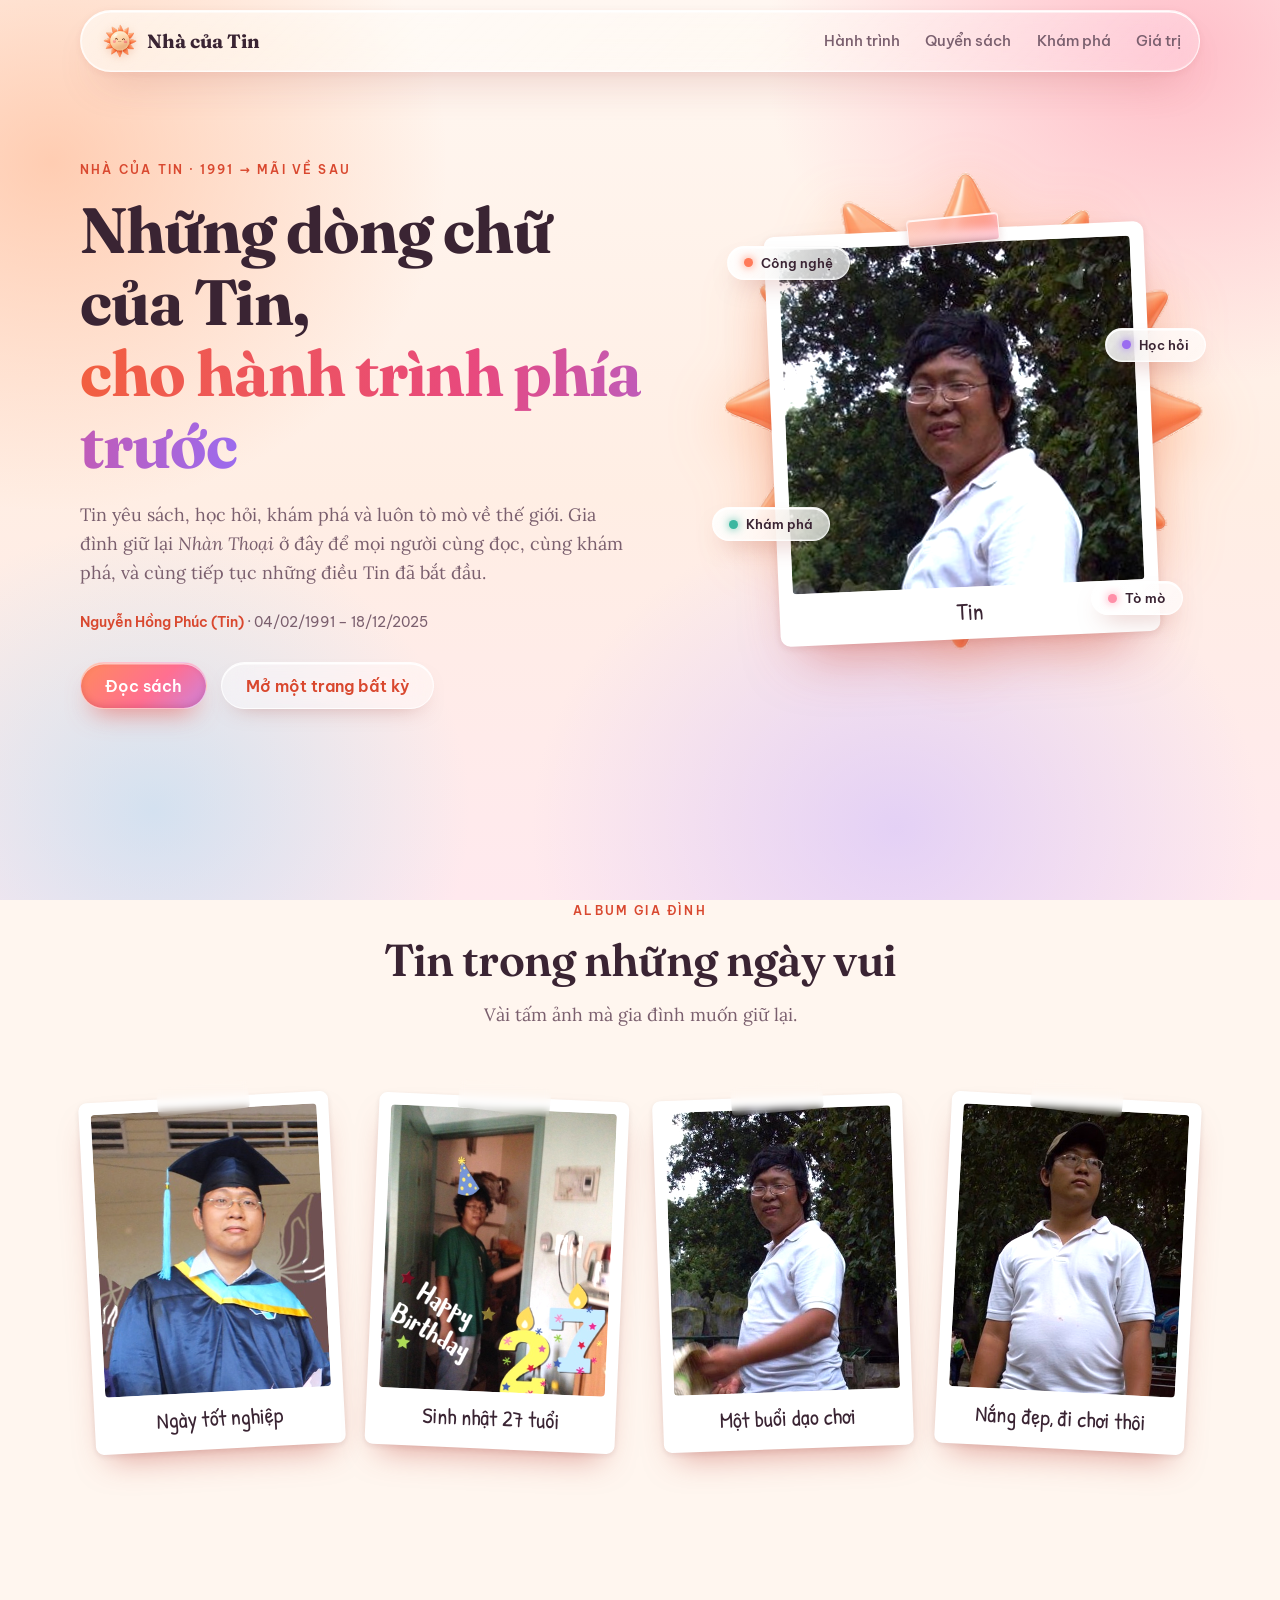
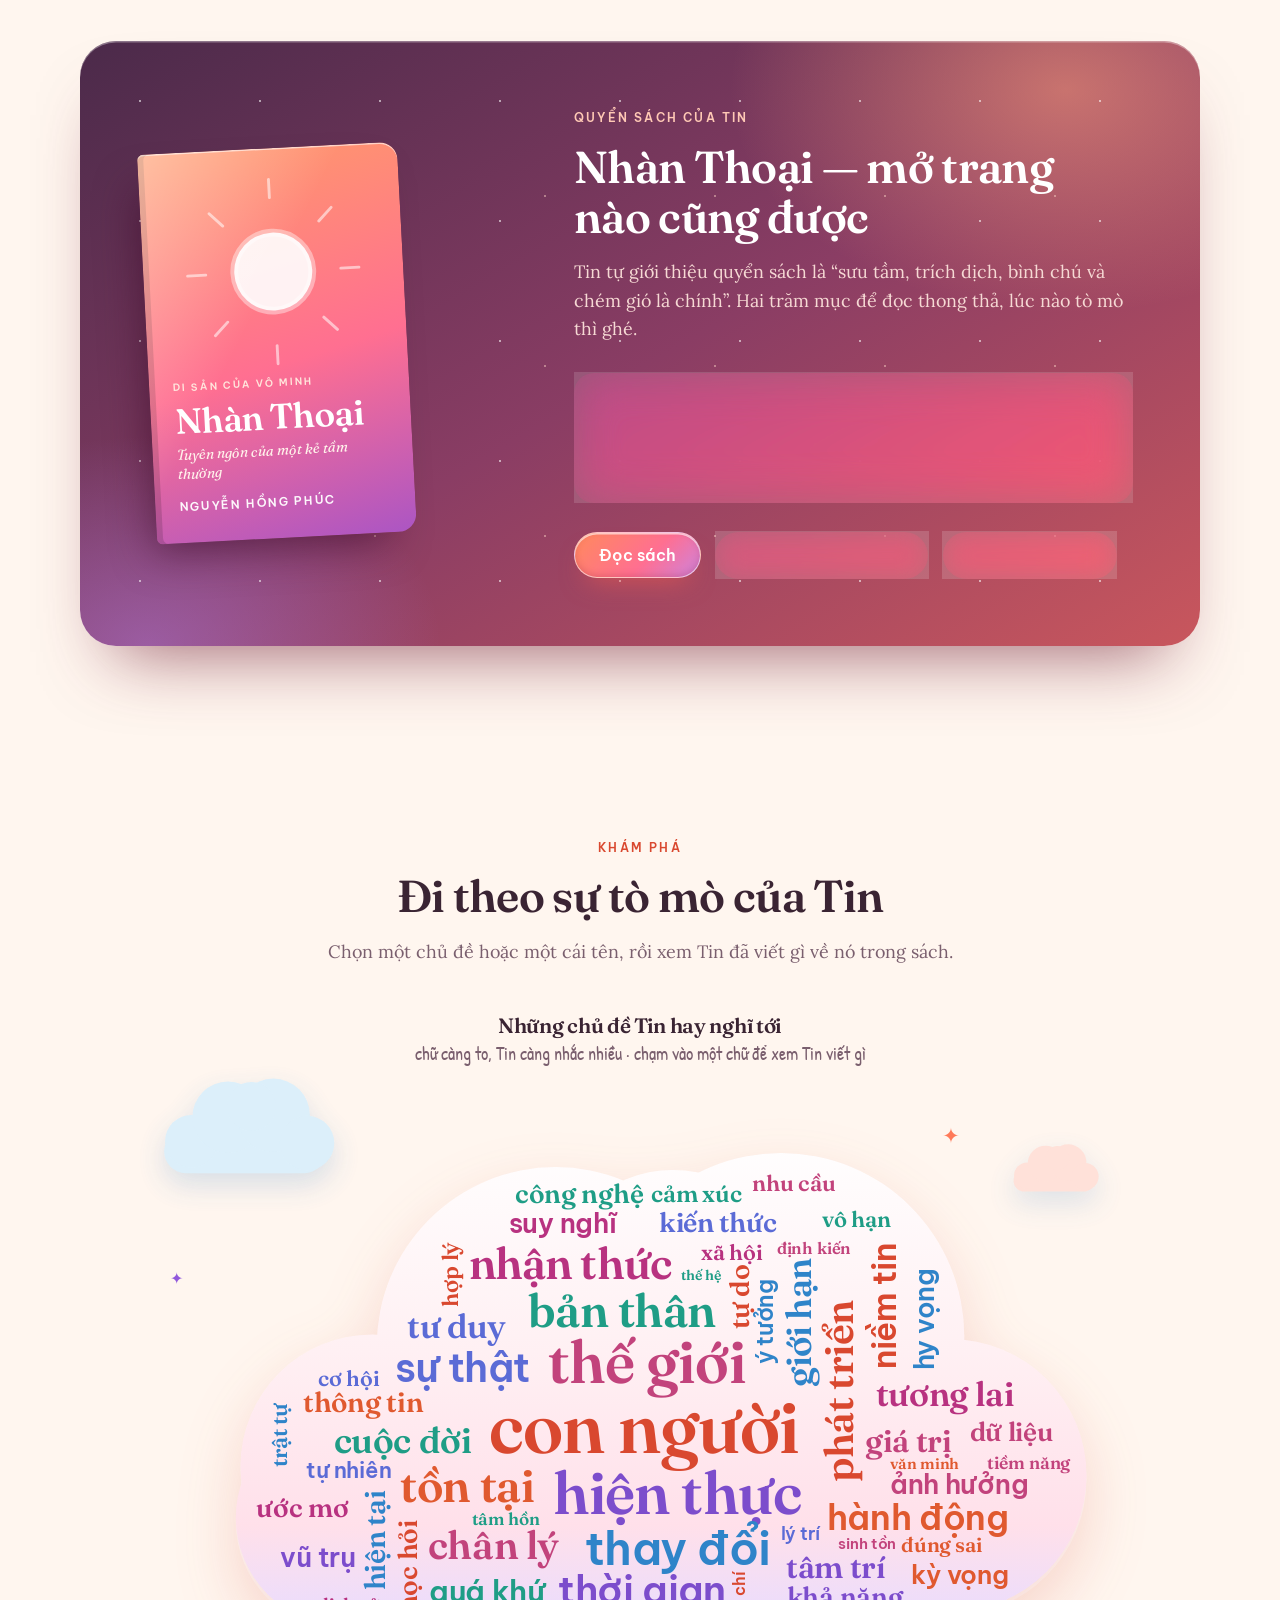
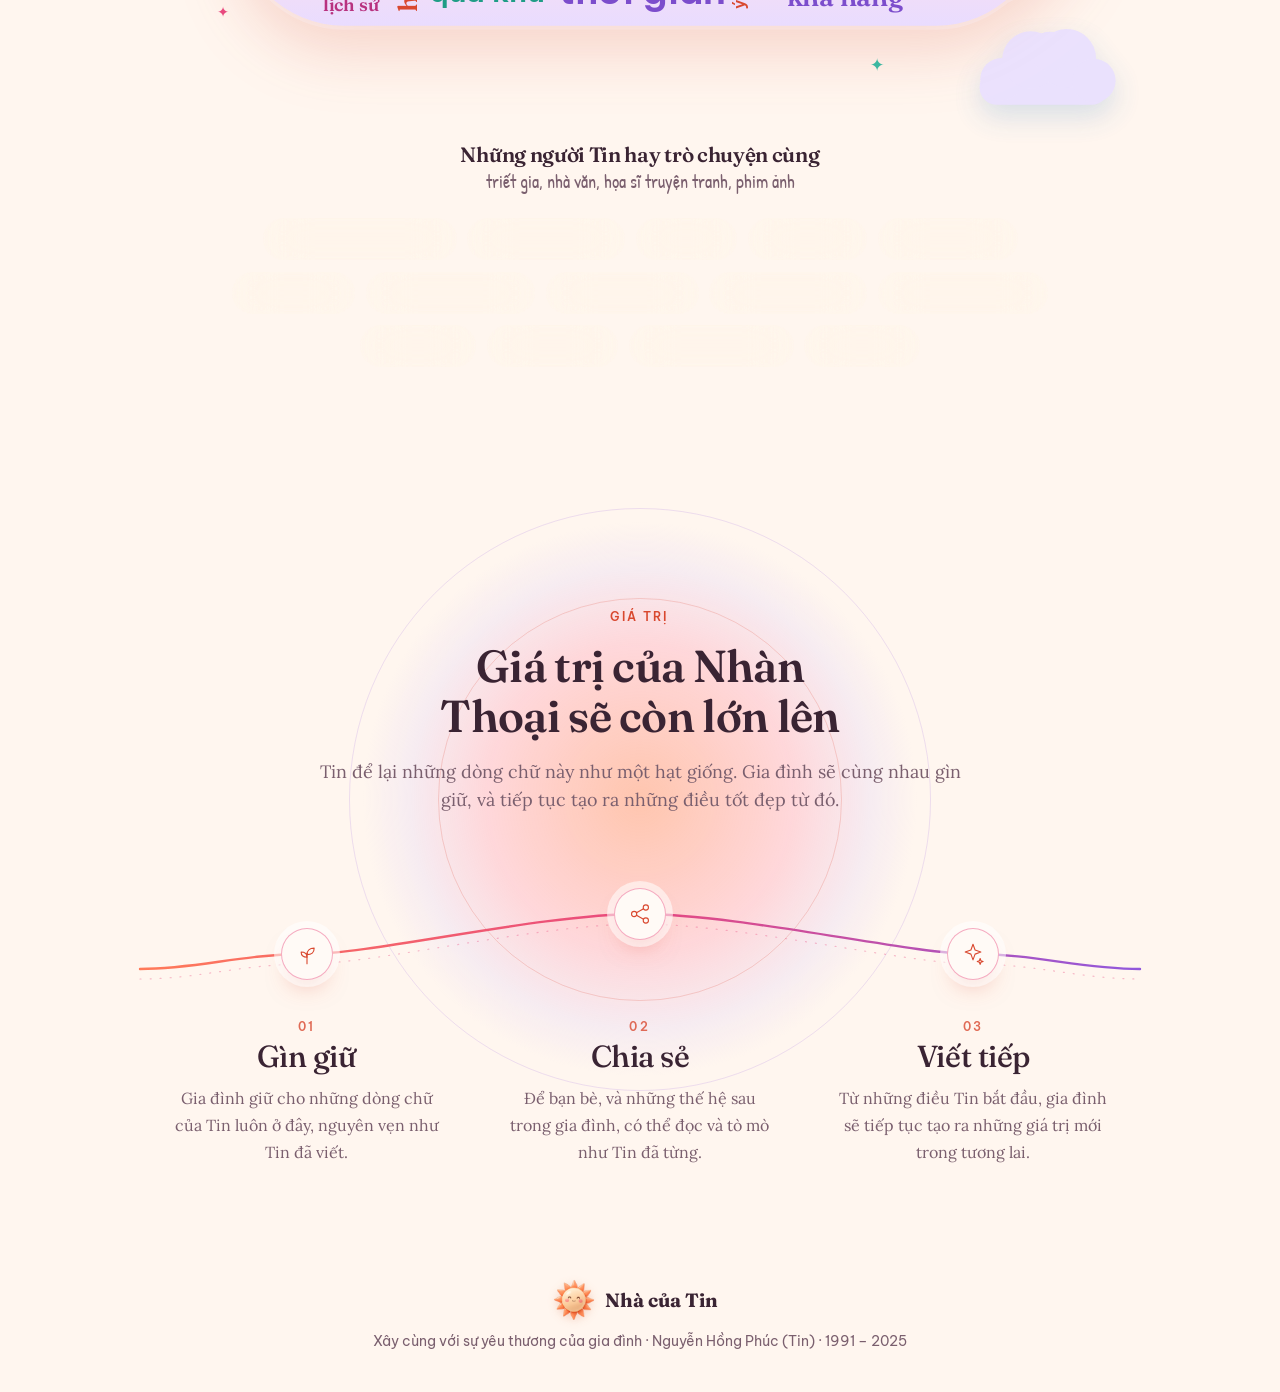
<file: index.html>
<!doctype html>
<html lang="vi">
<head>
  <meta charset="utf-8">
  <meta name="viewport" content="width=device-width, initial-scale=1, viewport-fit=cover">
  <meta name="theme-color" content="#fff1e8">
  <link rel="icon" href="favicon.ico" sizes="any">
  <link rel="icon" type="image/png" href="favicon.png">
  <link rel="apple-touch-icon" href="assets/icons/apple-touch-icon.png">
  <link rel="manifest" href="manifest.webmanifest">
  <title>Nhà của Tin — Nhàn Thoại</title>
  <meta name="description" content="Nhàn Thoại — những dòng chữ của Tin (Nguyễn Hồng Phúc), được gia đình giữ lại để mọi người cùng đọc, cùng khám phá và cùng tiếp tục hành trình.">
  <link rel="preconnect" href="https://fonts.googleapis.com">
  <link rel="preconnect" href="https://fonts.gstatic.com" crossorigin>
  <link href="https://fonts.googleapis.com/css2?family=Be+Vietnam+Pro:wght@400;500;600;700&family=Fraunces:opsz,wght@9..144,500..700&family=Lora:ital,wght@0,400;0,500;1,400&family=Patrick+Hand&display=swap" rel="stylesheet">
  <link rel="stylesheet" href="styles.css?v=30">
  <script>
    // refreshing the home page always starts again from the top (no remembered scroll position, no #section in the address)
    (function () {
      try {
        if ('scrollRestoration' in history) history.scrollRestoration = 'manual';
        var nav = performance.getEntriesByType && performance.getEntriesByType('navigation')[0];
        var reload = nav ? nav.type === 'reload' : (performance.navigation && performance.navigation.type === 1);
        if (!reload) return;
        if (location.hash) history.replaceState(null, '', location.pathname + location.search);
        var top = function () { window.scrollTo(0, 0); };
        top();
        document.addEventListener('DOMContentLoaded', top);
        window.addEventListener('load', function () { top(); setTimeout(top, 50); setTimeout(top, 250); });
        window.addEventListener('pageshow', top);
      } catch (e) {}
    })();
  </script>
</head>
<body class="home">

  <header class="nav">
    <div class="container">
      <div class="nav-inner">
        <a class="brand" href="#top"><span class="brand-mark"></span>Nhà của Tin</a>
        <nav class="nav-links">
          <a href="#hanh-trinh">Hành trình</a>
          <a href="#sach">Quyển sách</a>
          <a href="#kham-pha">Khám phá</a>
          <a href="#gia-tri">Giá trị</a>
        </nav>
      </div>
    </div>
  </header>

  <main id="top">

    <!-- HERO -->
    <section class="hero">
      <div class="container hero-grid">
        <div>
          <p class="eyebrow">Nhà của Tin · 1991 → mãi về sau</p>
          <h1>Những dòng chữ của Tin,<br><span class="grad">cho hành trình phía trước</span></h1>
          <p class="lead">
            Tin yêu sách, học hỏi, khám phá và luôn tò mò về thế giới. Gia đình giữ lại <em>Nhàn Thoại</em> ở đây
            để mọi người cùng đọc, cùng khám phá, và cùng tiếp tục những điều Tin đã bắt đầu.
          </p>
          <p class="hero-name"><b>Nguyễn Hồng Phúc (Tin)</b> · 04/02/1991 – 18/12/2025</p>
          <div class="hero-cta">
            <a class="btn btn-primary" href="read.html">Đọc sách</a>
            <a class="btn btn-ghost" href="read.html#random">Mở một trang bất kỳ</a>
          </div>

          <!-- shown only when this visitor has already started reading (saved in their own browser) -->
          <div class="resume" id="resume">
            <span class="ico"><svg viewBox="0 0 24 24"><path d="M4 5.5C4 4.7 4.7 4 5.5 4H11v15H5.5C4.7 19 4 18.3 4 17.5z"/><path d="M20 5.5c0-.8-.7-1.5-1.5-1.5H13v15h5.5c.8 0 1.5-.7 1.5-1.5z"/></svg></span>
            <span class="tx"><b>Tiếp tục đọc từ chỗ bạn đã dừng</b><small id="resumeWhere"></small></span>
            <a class="btn btn-primary" id="resumeBtn" href="read.html">Đọc tiếp</a>
          </div>
        </div>

        <div class="hero-visual">
          <div class="sun" aria-hidden="true">
            <img src="assets/icons/sun.png?v=2" alt="">
          </div>
          <div class="portrait-frame">
            <img src="assets/img/portrait-happy.jpg" alt="Tin đang mỉm cười">
          </div>
          <span class="float-chip f1">Công nghệ</span>
          <span class="float-chip f2">Học hỏi</span>
          <span class="float-chip f3">Khám phá</span>
          <span class="float-chip f4">Tò mò</span>
        </div>
      </div>
    </section>

    <!-- ALBUM -->
    <section class="album" id="hanh-trinh">
      <div class="container">
        <div class="section-head center reveal">
          <p class="eyebrow">Album gia đình</p>
          <h2>Tin trong những ngày vui</h2>
          <p class="lead">Vài tấm ảnh mà gia đình muốn giữ lại.</p>
        </div>
        <div class="polaroids">
          <figure class="polaroid reveal" style="--tilt:-3deg">
            <img src="assets/img/g5.jpg" alt="Tin ngày tốt nghiệp" loading="lazy" style="object-position:50% 18%">
            <figcaption>Ngày tốt nghiệp</figcaption>
          </figure>
          <figure class="polaroid reveal" style="--tilt:2.5deg">
            <img src="assets/img/g6.jpg" alt="Sinh nhật 27 tuổi của Tin" loading="lazy" style="object-position:50% 30%">
            <figcaption>Sinh nhật 27 tuổi</figcaption>
          </figure>
          <figure class="polaroid reveal" style="--tilt:-2deg">
            <img src="assets/img/g2.jpg" alt="Tin cầm chiếc nón" loading="lazy" style="object-position:50% 30%">
            <figcaption>Một buổi dạo chơi</figcaption>
          </figure>
          <figure class="polaroid reveal" style="--tilt:3deg">
            <img src="assets/img/g3.jpg" alt="Tin đi chơi ngày nắng" loading="lazy" style="object-position:50% 30%">
            <figcaption>Nắng đẹp, đi chơi thôi</figcaption>
          </figure>
        </div>
      </div>
    </section>

    <!-- THE BOOK -->
    <section class="the-book" id="sach">
      <div class="container">
        <div class="book-panel reveal">
          <div class="book-row">
            <div class="book-wrap">
              <div class="book" aria-label="Bìa sách">
                <small>Di sản của vô minh</small>
                <h3>Nhàn Thoại</h3>
                <em class="sub">Tuyên ngôn của một kẻ tầm thường</em>
                <span class="author">NGUYỄN HỒNG PHÚC</span>
              </div>
            </div>
            <div>
              <p class="eyebrow">Quyển sách của Tin</p>
              <h2>Nhàn Thoại — mở trang nào cũng được</h2>
              <p class="lead">
                Tin tự giới thiệu quyển sách là “sưu tầm, trích dịch, bình chú và chém gió là chính”.
                Hai trăm mục để đọc thong thả, lúc nào tò mò thì ghé.
              </p>
              <blockquote class="verse">
                Lời quê chắp nhặt dông dài,<br>Mua vui cũng được một vài trống canh.
                <cite>Nguyễn Du — Truyện Kiều · câu Tin dẫn lại trong sách</cite>
              </blockquote>
              <div class="hero-cta">
                <a class="btn btn-primary" href="read.html">Đọc sách</a>
                <a class="btn btn-light" href="read.html#random">Mở một trang bất kỳ</a>
                <a class="btn btn-light" href="assets/Nhan-Thoai-Nguyen-Hong-Phuc.pdf" download="Nhan-Thoai-Nguyen-Hong-Phuc.pdf">
                  <svg viewBox="0 0 24 24" aria-hidden="true"><path d="M12 4v11M7 11l5 5 5-5M5 20h14"/></svg>Tải bản PDF
                </a>
              </div>
            </div>
          </div>
        </div>
      </div>
    </section>

    <!-- EXPLORE -->
    <section class="explore" id="kham-pha">
      <div class="container">
        <div class="section-head center reveal">
          <p class="eyebrow">Khám phá</p>
          <h2>Đi theo sự tò mò của Tin</h2>
          <p class="lead">Chọn một chủ đề hoặc một cái tên, rồi xem Tin đã viết gì về nó trong sách.</p>
        </div>

        <div class="explore-group reveal">
          <h3>Những chủ đề Tin hay nghĩ tới</h3>
          <p class="hint">chữ càng to, Tin càng nhắc nhiều · chạm vào một chữ để xem Tin viết gì</p>
          <div class="cloud-art">
            <svg width="0" height="0" style="position:absolute" aria-hidden="true" focusable="false">
              <defs>
                <linearGradient id="cloudFill" gradientUnits="userSpaceOnUse" x1="0" y1="40" x2="0" y2="570">
                  <stop offset="0" stop-color="#ffffff"/><stop offset=".45" stop-color="#fff0f3"/><stop offset=".8" stop-color="#ffe0ea"/><stop offset="1" stop-color="#e9dcff"/>
                </linearGradient>
                <symbol id="cloudShape" viewBox="0 0 1000 640" preserveAspectRatio="none">
                  <rect x="70" y="340" width="860" height="230" rx="115"/>
                  <circle cx="215" cy="400" r="140"/><circle cx="410" cy="272" r="190"/><circle cx="650" cy="262" r="195"/><circle cx="830" cy="410" r="145"/><circle cx="535" cy="215" r="130"/>
                </symbol>
              </defs>
            </svg>
            <svg class="cloud-svg" viewBox="0 0 1000 640" preserveAspectRatio="none" aria-hidden="true"><use href="#cloudShape" fill="url(#cloudFill)"/></svg>
            <svg class="mini m1" viewBox="0 0 1000 640" aria-hidden="true"><use href="#cloudShape" fill="#d6eefc"/></svg>
            <svg class="mini m2" viewBox="0 0 1000 640" aria-hidden="true"><use href="#cloudShape" fill="#e7ddff"/></svg>
            <svg class="mini m3" viewBox="0 0 1000 640" aria-hidden="true"><use href="#cloudShape" fill="#ffd9d0"/></svg>
            <span class="spark k1" aria-hidden="true">✦</span><span class="spark k2" aria-hidden="true">✦</span>
            <span class="spark k3" aria-hidden="true">✦</span><span class="spark k4" aria-hidden="true">✦</span>
            <div class="cloud" id="topics"></div>
          </div>
        </div>

        <div class="explore-group reveal">
          <h3>Những người Tin hay trò chuyện cùng</h3>
          <p class="hint">triết gia, nhà văn, họa sĩ truyện tranh, phim ảnh</p>
          <div class="chips" id="people"></div>
        </div>
      </div>
    </section>

    <!-- GIÁ TRỊ (bản nháp — gia đình sẽ viết lại bằng lời của mình) -->
    <section class="ahead" id="gia-tri">
      <div class="container">
        <div class="gt reveal">
          <div class="gt-orb" aria-hidden="true"></div>
          <div class="section-head center">
            <p class="eyebrow">Giá trị</p>
            <h2>Giá trị của Nhàn Thoại sẽ còn lớn lên</h2>
            <p class="lead">
              Tin để lại những dòng chữ này như một hạt giống. Gia đình sẽ cùng nhau gìn giữ,
              và tiếp tục tạo ra những điều tốt đẹp từ đó.
            </p>
          </div>

          <div class="gt-path">
            <svg class="gt-line" viewBox="0 0 1000 120" preserveAspectRatio="none" aria-hidden="true">
              <defs>
                <linearGradient id="gtGrad" gradientUnits="userSpaceOnUse" x1="0" y1="0" x2="1000" y2="0">
                  <stop offset="0" stop-color="#ff7a59"/><stop offset=".5" stop-color="#e8497e"/><stop offset="1" stop-color="#9158dc"/>
                </linearGradient>
              </defs>
              <path class="echo" d="M0 100 C 60 100, 100 85, 167 85 S 400 45, 500 45 S 770 85, 833 85 S 940 100, 1000 100"/>
              <path class="main" pathLength="1" d="M0 90 C 60 90, 100 75, 167 75 S 400 35, 500 35 S 770 75, 833 75 S 940 90, 1000 90"/>
            </svg>
            <ol class="gt-steps">
              <li>
                <span class="gt-node"><svg viewBox="0 0 40 40" aria-hidden="true"><path d="M20 35V19"/><path d="M20 21c0-6 4-10 11-10 0 7-4 10-11 10z"/><path d="M20 25c0-5-3-8-9-8 0 6 3 8 9 8z"/></svg></span>
                <span class="n">01</span>
                <h3>Gìn giữ</h3>
                <p>Gia đình giữ cho những dòng chữ của Tin luôn ở đây, nguyên vẹn như Tin đã viết.</p>
              </li>
              <li>
                <span class="gt-node"><svg viewBox="0 0 40 40" aria-hidden="true"><circle cx="11" cy="20" r="4"/><circle cx="29" cy="10" r="4"/><circle cx="29" cy="30" r="4"/><path d="M14.6 18.2l10.8-6.4M14.6 21.8l10.8 6.4"/></svg></span>
                <span class="n">02</span>
                <h3>Chia sẻ</h3>
                <p>Để bạn bè, và những thế hệ sau trong gia đình, có thể đọc và tò mò như Tin đã từng.</p>
              </li>
              <li>
                <span class="gt-node"><svg viewBox="0 0 40 40" aria-hidden="true"><path d="M20 5l3.2 8.8L32 17l-8.8 3.2L20 29l-3.2-8.8L8 17l8.8-3.2z"/><path d="M31 27l1.2 3.3 3.3 1.2-3.3 1.2L31 36l-1.2-3.3-3.3-1.2 3.3-1.2z"/></svg></span>
                <span class="n">03</span>
                <h3>Viết tiếp</h3>
                <p>Từ những điều Tin bắt đầu, gia đình sẽ tiếp tục tạo ra những giá trị mới trong tương lai.</p>
              </li>
            </ol>
          </div>
        </div>
      </div>
    </section>

  </main>

  <footer class="footer">
    <div class="container">
      <div class="brand"><span class="brand-mark" id="footSun"></span>Nhà của Tin</div>
      <p>Xây cùng với sự yêu thương của gia đình · Nguyễn Hồng Phúc (Tin) · 1991 – 2025</p>
    </div>
  </footer>

  <script src="stats-config.js"></script>
  <script src="track.js"></script>
  <script>
    // a quiet little secret: clicking the sun in the footer opens the visit statistics
    (function () {
      var sun = document.getElementById('footSun');
      if (!sun) return;
      sun.addEventListener('click', function () {
        sun.style.transform = 'rotate(180deg) scale(1.2)';
        setTimeout(function () { location.href = 'stats.html'; }, 180);
      });
    })();
    const q = (s) => encodeURIComponent(s);

    // "continue reading" — reads the place saved by reader.js in THIS browser (nothing is sent anywhere)
    (function () {
      let saved = null;
      try { saved = JSON.parse(localStorage.getItem('resume') || 'null'); } catch (e) {}
      if (!saved || !(saved.pg >= 1)) return;
      fetch('data/book.json').then(r => r.json()).then(book => {
        let idx = 1, label = '';
        outer: for (const s of book.sections) {
          for (const p of s.pages) {
            if (idx === saved.pg) {
              const name = s.id === 'open' ? 'Mở đầu' : s.id === 'end' ? 'Cuối sách' : 'Phần ' + s.label;
              const e = p.entries ? (p.entries[0] === p.entries[1] ? ' · Mục ' + p.entries[0] : ' · Mục ' + p.entries[0] + '–' + p.entries[1]) : '';
              label = name + e;
              break outer;
            }
            idx++;
          }
        }
        document.getElementById('resumeWhere').textContent = (label ? label + ' · ' : '') + 'trang ' + saved.pg + ' / ' + book.totals.pages;
        document.getElementById('resumeBtn').href = 'read.html#p' + saved.pg;
        document.getElementById('resume').classList.add('show');
      }).catch(() => {});
    })();

    // recurring themes, counted from his own text at build time -> a packed word cloud shaped like a cloud
    (function () {
      const box = document.getElementById('topics');
      const art = box.parentElement;
      const hues = ['#d9482f', '#c2437c', '#7c4dcc', '#1f9d86', '#2f84c9', '#e0592f', '#b83280', '#5b6bd6'];
      const probe = document.createElement('canvas').getContext('2d');
      let data = [], lastW = 0;

      // same silhouette as the SVG cloud (1000 x 640 space); m = how far inside the edge a word must stay
      function inCloud(X, Y, m) {
        if (Y > 340 + m && Y < 570 - m && X > 70 + m && X < 930 - m) {                        // flat bottom with rounded ends
          const cx = X < 185 ? 185 : X > 815 ? 815 : X;
          if ((X - cx) ** 2 + (Y - 455) ** 2 <= (115 - m) ** 2) return true;
        }
        const C = [[215, 400, 140], [410, 272, 190], [650, 262, 195], [830, 410, 145], [535, 215, 130]];
        return C.some(([cx, cy, r]) => (X - cx) ** 2 + (Y - cy) ** 2 <= (r - m) ** 2);
      }

      function layout() {
        const W = box.clientWidth, H = box.clientHeight;
        if (!W || !H || !data.length) return;
        lastW = W;
        box.textContent = '';
        const sx = 1000 / W, sy = 640 / H;
        const max = data[0].w, min = data[data.length - 1].w;
        const fmax = Math.min(W * 0.078, 84), fmin = Math.max(12, W * 0.0145);
        const placed = [];
        const hit = (r) => placed.some(p => r.x < p.x + p.w && r.x + r.w > p.x && r.y < p.y + p.h && r.y + r.h > p.y);
        const fits = (r) => {
          const m = 9, xs = [r.x, r.x + r.w / 2, r.x + r.w], ys = [r.y, r.y + r.h / 2, r.y + r.h];
          return xs.every(x => ys.every(y => inCloud(x * sx, y * sy, m)));
        };
        data.forEach((item, i) => {
          const k = (Math.sqrt(item.w) - Math.sqrt(min)) / (Math.sqrt(max) - Math.sqrt(min) || 1);
          const f = fmin + (fmax - fmin) * Math.pow(k, 0.85);
          const sans = i % 3 === 1 && i > 2;
          const font = '600 ' + f + 'px ' + (sans ? '"Be Vietnam Pro"' : 'Fraunces');
          probe.font = font;
          const tw = probe.measureText(item.t).width, th = f * 0.92;
          const vertical = i > 4 && f < fmax * 0.7 && (i * 7) % 4 === 0;
          const bw = (vertical ? th : tw) + f * 0.12, bh = (vertical ? tw : th) + f * 0.05;
          // walk an outward spiral from the middle until the word fits in the cloud without touching another word
          for (let t = 0, s = 0; t < 4200; t++, s += 0.16) {
            const rad = 2 + s * 2.1;
            const x = W / 2 + Math.cos(s) * rad * 1.55 - bw / 2, y = H * 0.56 + Math.sin(s) * rad - bh / 2;
            const r = { x, y, w: bw, h: bh };
            if (!fits(r) || hit(r)) continue;
            placed.push(r);
            const a = document.createElement('a');
            a.href = 'read.html?q=' + q(item.t);
            a.style.cssText = 'left:' + x + 'px;top:' + y + 'px;width:' + bw + 'px;height:' + bh + 'px;--c:' + hues[i % hues.length] +
              ';--d:' + (i * 28) + 'ms;font-weight:600;font-size:' + f + 'px;font-family:' + (sans ? '"Be Vietnam Pro", system-ui, sans-serif' : 'Fraunces, Georgia, serif');
            a.dataset.n = item.n.toLocaleString('vi-VN') + ' lần';
            a.title = item.t + ' · ' + a.dataset.n + ' trong sách';
            const span = document.createElement('span');
            span.textContent = item.t;
            if (vertical) span.className = 'v';
            a.appendChild(span);
            box.appendChild(a);
            break;
          }
        });
      }

      fetch('data/topics.json?v=4').then(r => r.json()).then(list => {
        // the things Tin loved (technology, learning, curiosity) get a little extra room, so they are never lost among the small words
        const loved = ['ước mơ', 'sáng tạo', 'khám phá', 'học hỏi', 'công nghệ', 'dữ liệu', 'vũ trụ', 'hy vọng', 'khoa học'];
        data = list.map(x => Object.assign({ w: loved.includes(x.t) ? Math.max(x.n, 140) : x.n }, x)).sort((a, b) => b.w - a.w);
        const go = () => layout();
        const fonts = document.fonts && document.fonts.load
          ? Promise.race([Promise.all([document.fonts.load('600 40px Fraunces'), document.fonts.load('600 20px "Be Vietnam Pro"')]), new Promise(r => setTimeout(r, 1500))])
          : Promise.resolve();
        fonts.then(go);
        let timer;
        window.addEventListener('resize', () => { clearTimeout(timer); timer = setTimeout(() => { if (Math.abs(box.clientWidth - lastW) > 6) layout(); }, 180); });
      });
    })();

    // people Tin quotes in the book (every name appears in the text)
    const people = [
      ['Friedrich Nietzsche', 'Nietzsche'], ['George Orwell', 'Orwell'], ['Lão Tử', 'Lão Tử'], ['Socrates', 'Socrates'],
      ['Alfred Adler', 'Adler'], ['Ishida Sui', 'Ishida Sui'], ['Hajime Isayama', 'Isayama'], ['Albert Camus', 'Camus'],
      ['Pablo Picasso', 'Picasso'], ['Hayao Miyazaki', 'Miyazaki'], ['Trang Tử', 'Trang Tử'], ['Nguyễn Du', 'Nguyễn Du'],
      ['Trịnh Công Sơn', 'Trịnh Công Sơn'], ['Rei Hiroe', 'Rei Hiroe'],
    ];
    const colors = ['#ff7a59', '#e8497e', '#9a6cf0', '#3cb7a0', '#4aa3e0'];
    const pbox = document.getElementById('people');
    people.forEach(([label, term], i) => {
      const a = document.createElement('a');
      a.className = 'chip people';
      a.style.setProperty('--c', colors[i % colors.length]);
      a.href = 'read.html?q=' + q(term);
      a.textContent = label;
      pbox.appendChild(a);
    });

    // gentle fade-in on scroll
    const io = new IntersectionObserver((entries) => {
      entries.forEach(e => { if (e.isIntersecting) { e.target.classList.add('in'); io.unobserve(e.target); } });
    }, { threshold: .12 });
    document.querySelectorAll('.reveal').forEach(el => io.observe(el));
  </script>
</body>
</html>
</file>
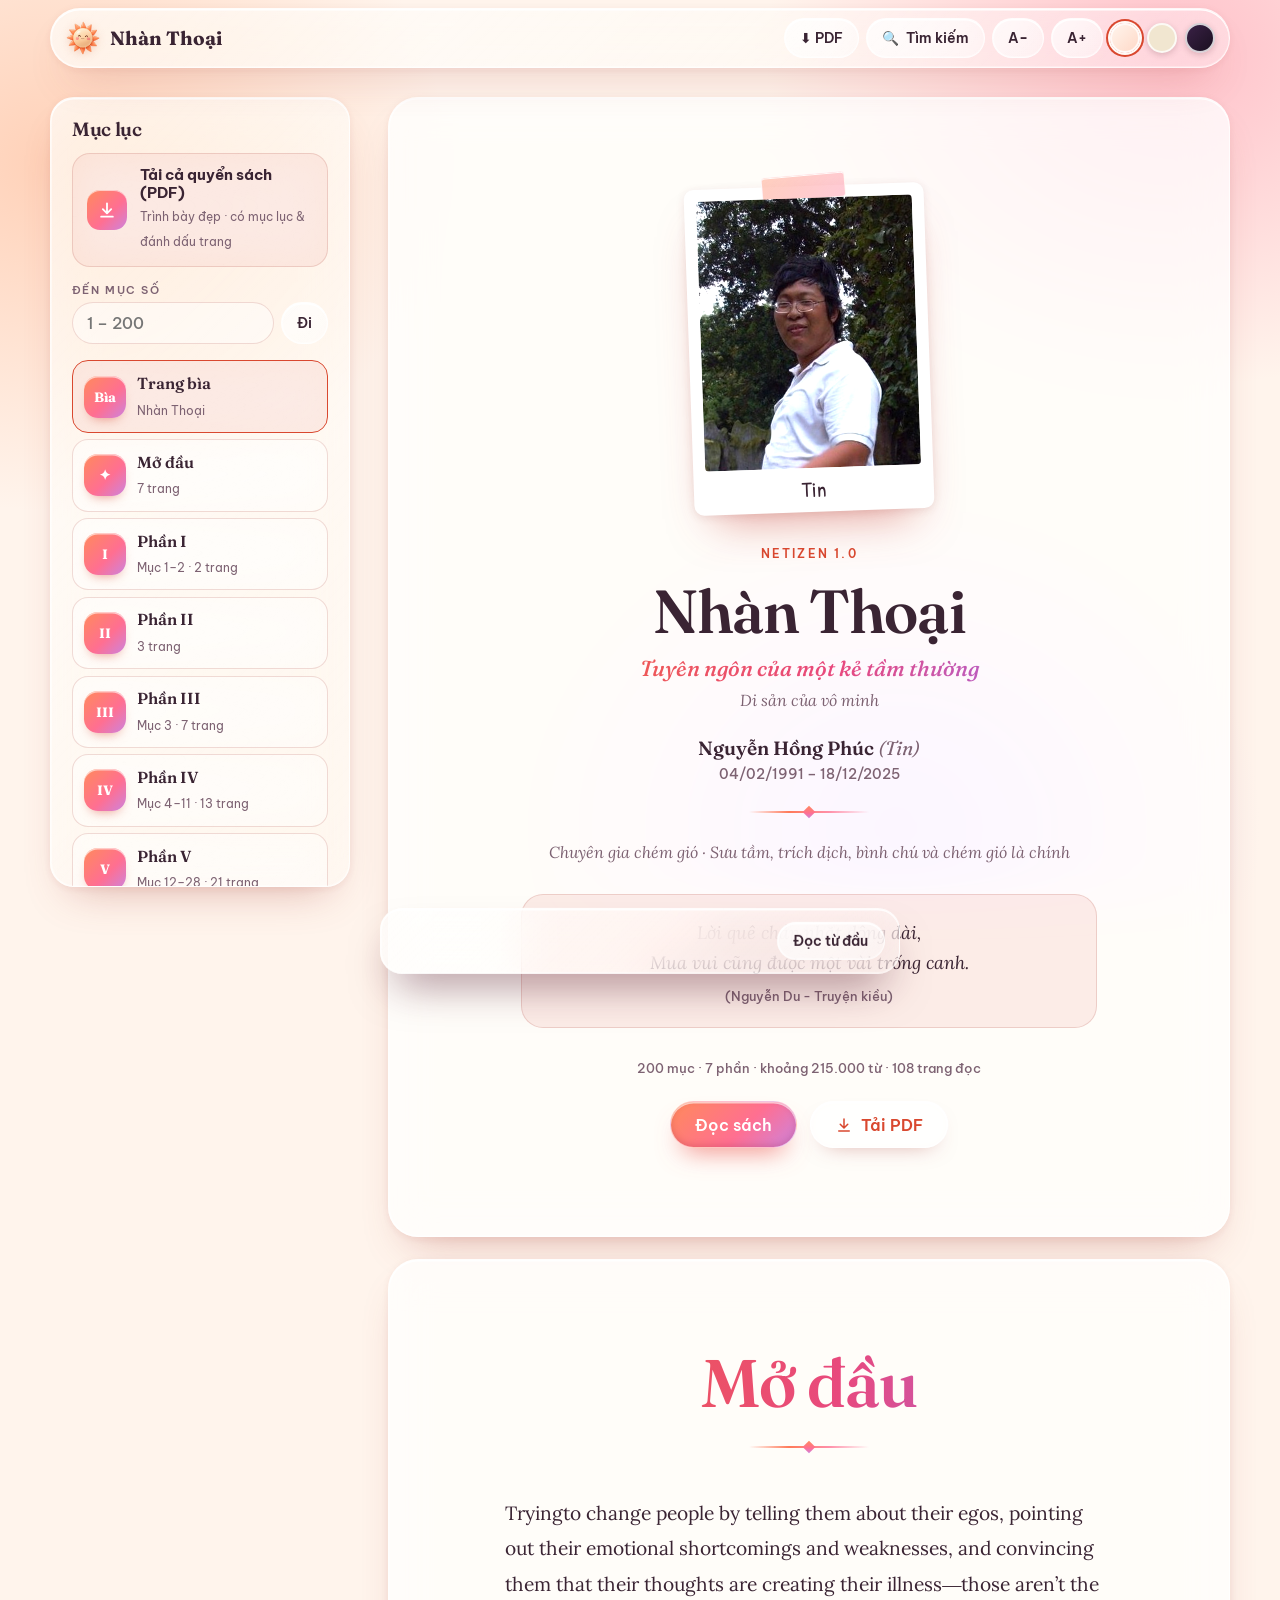
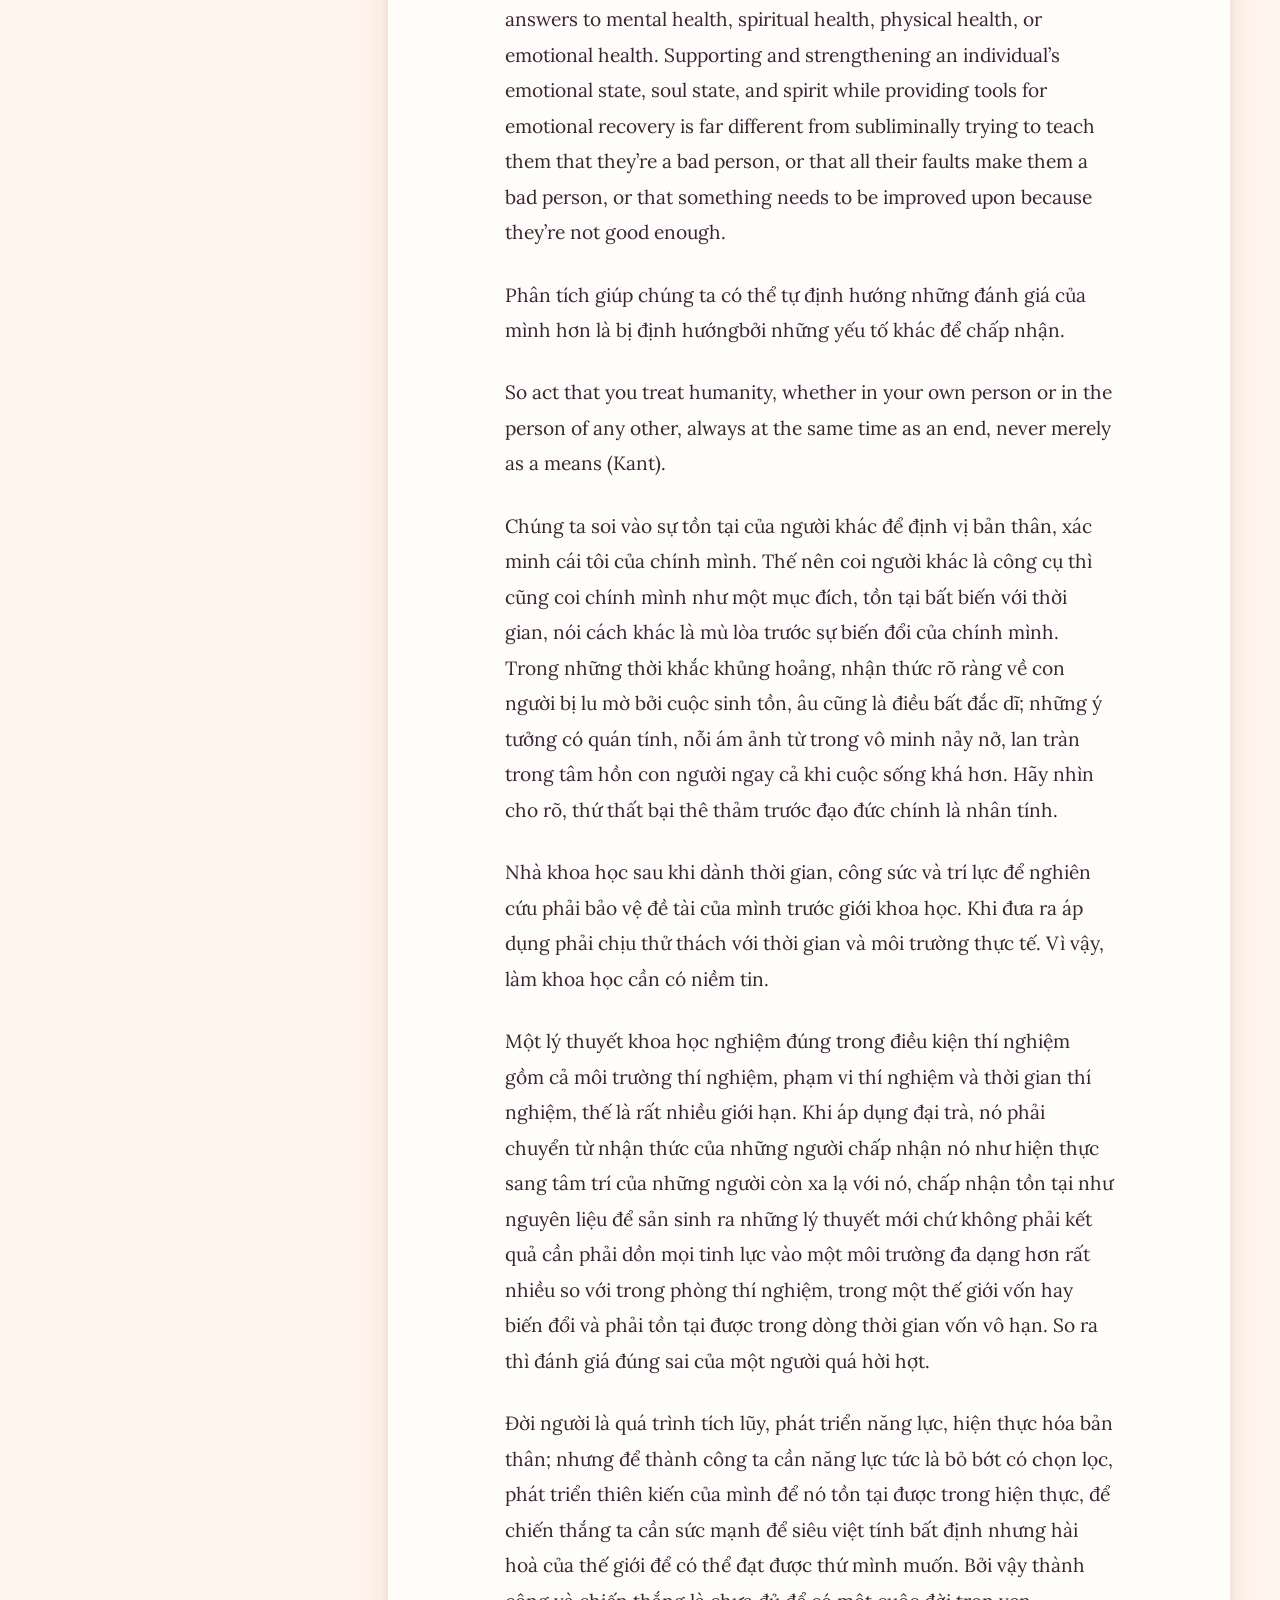
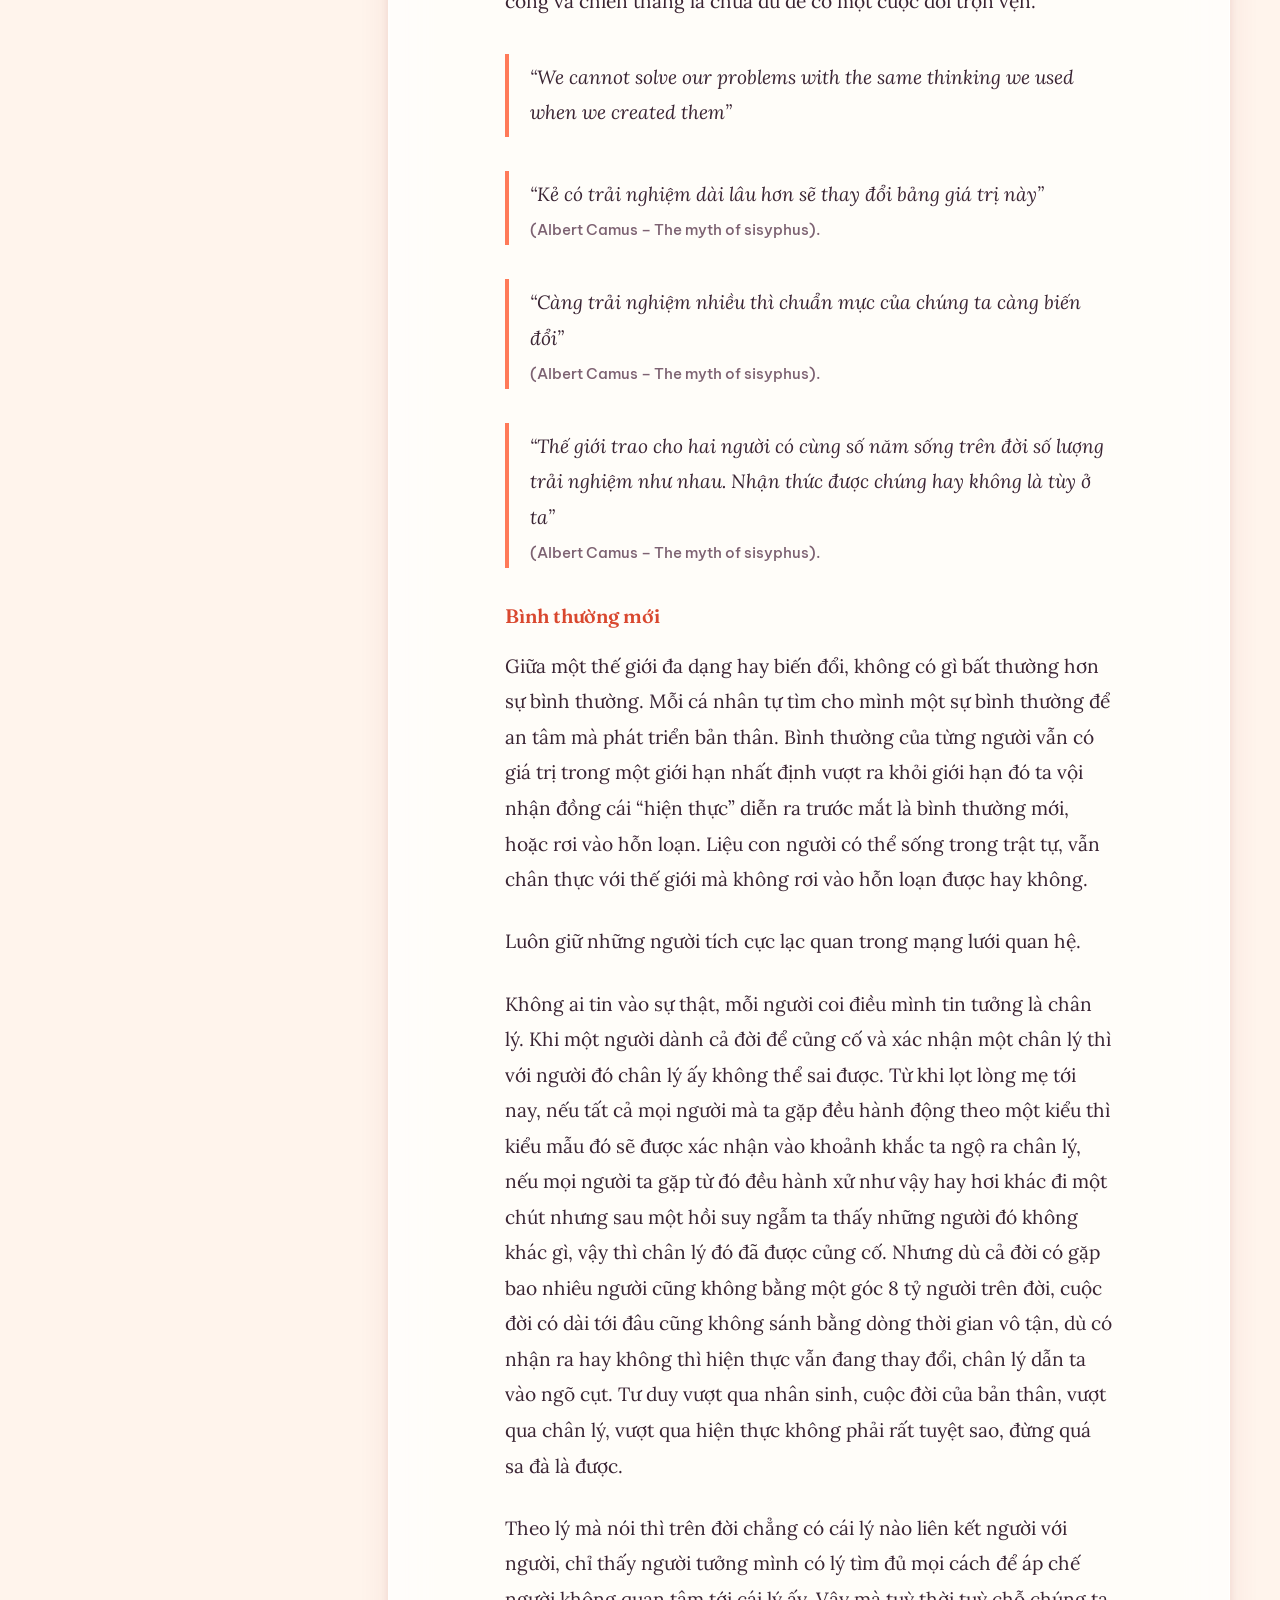
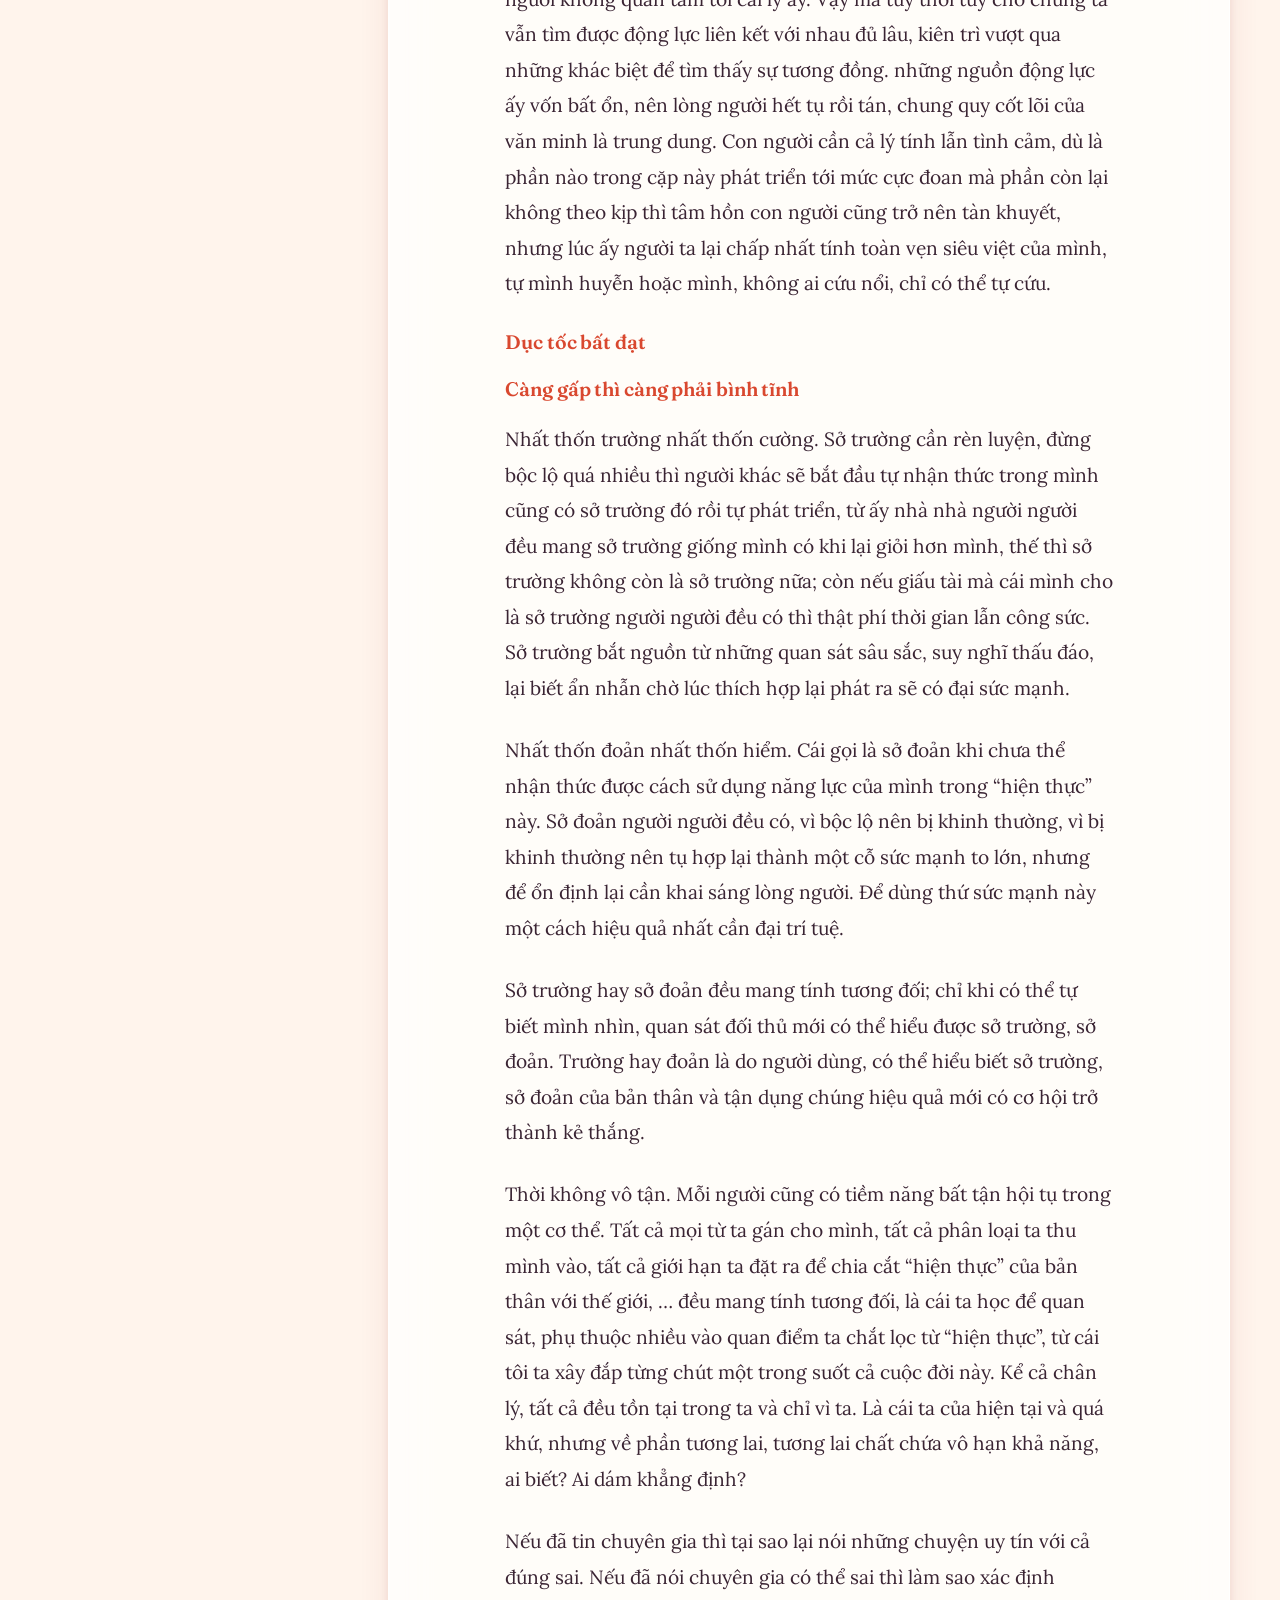
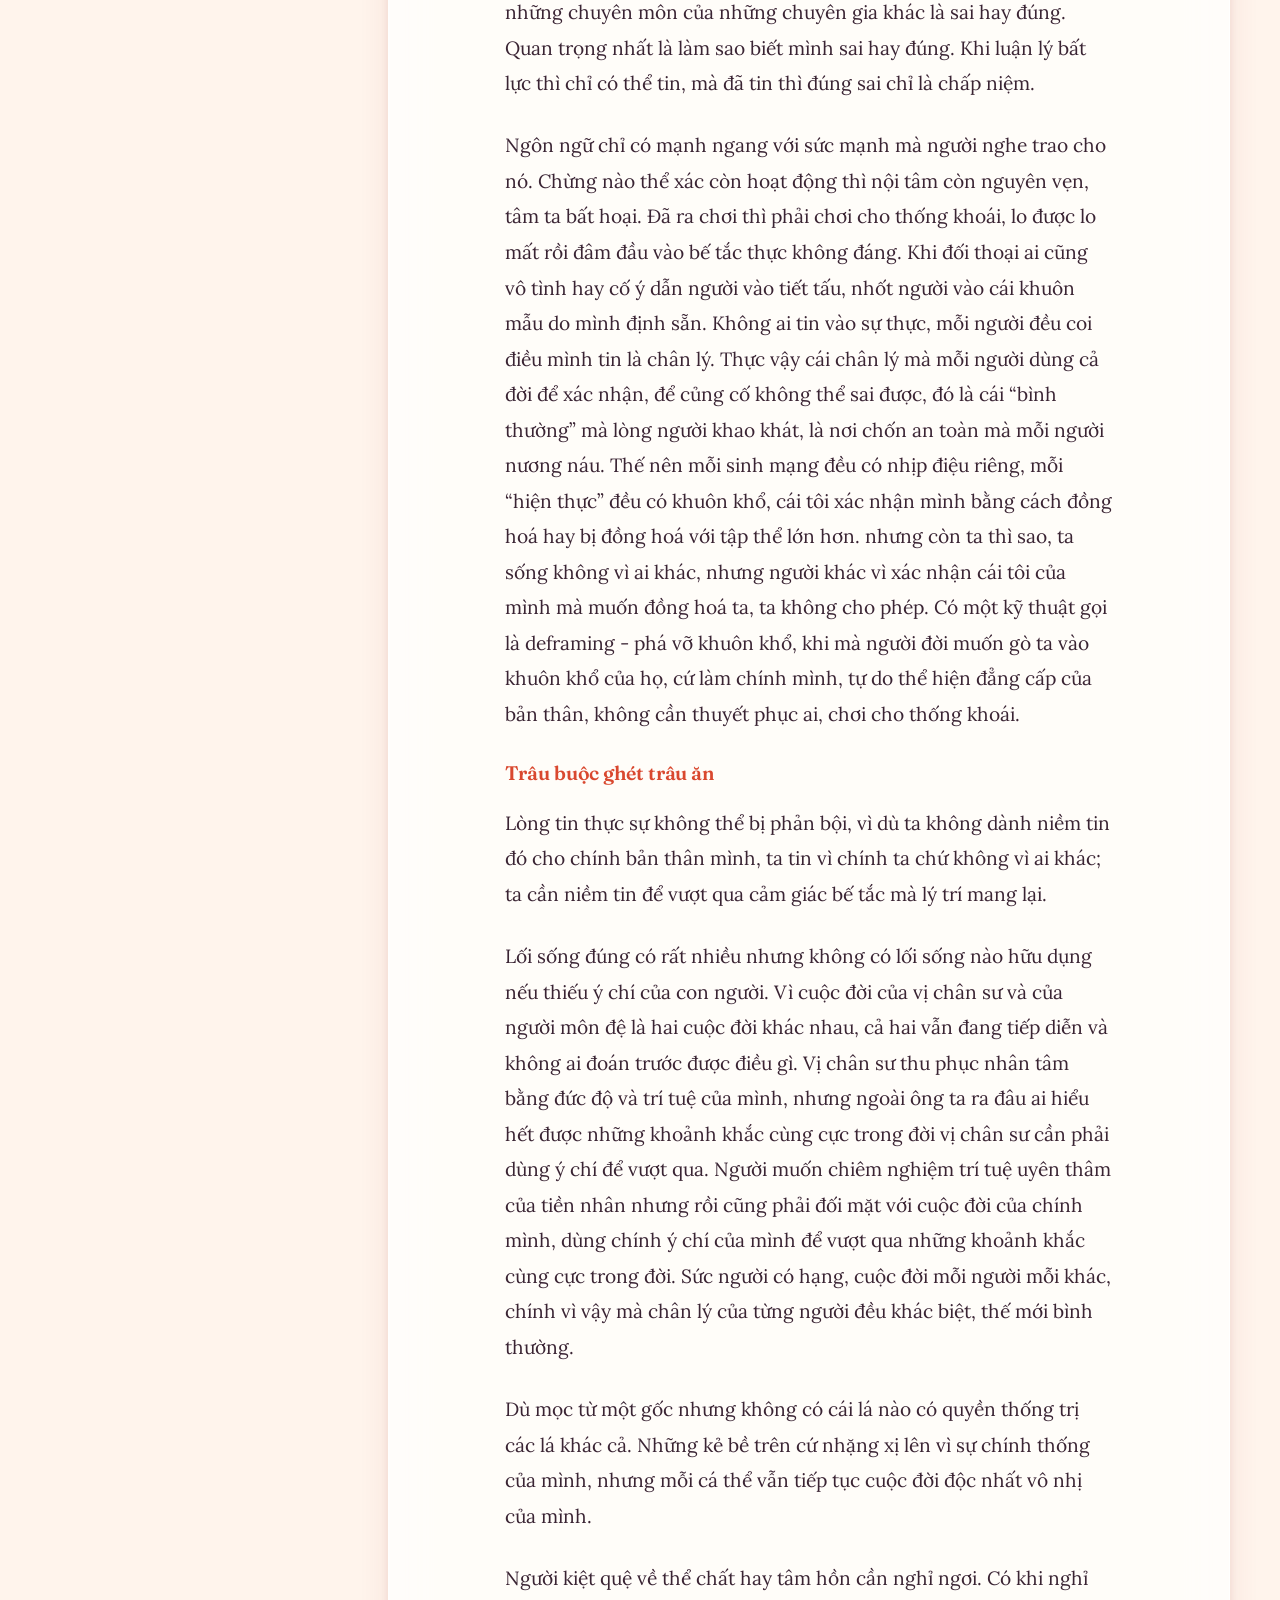
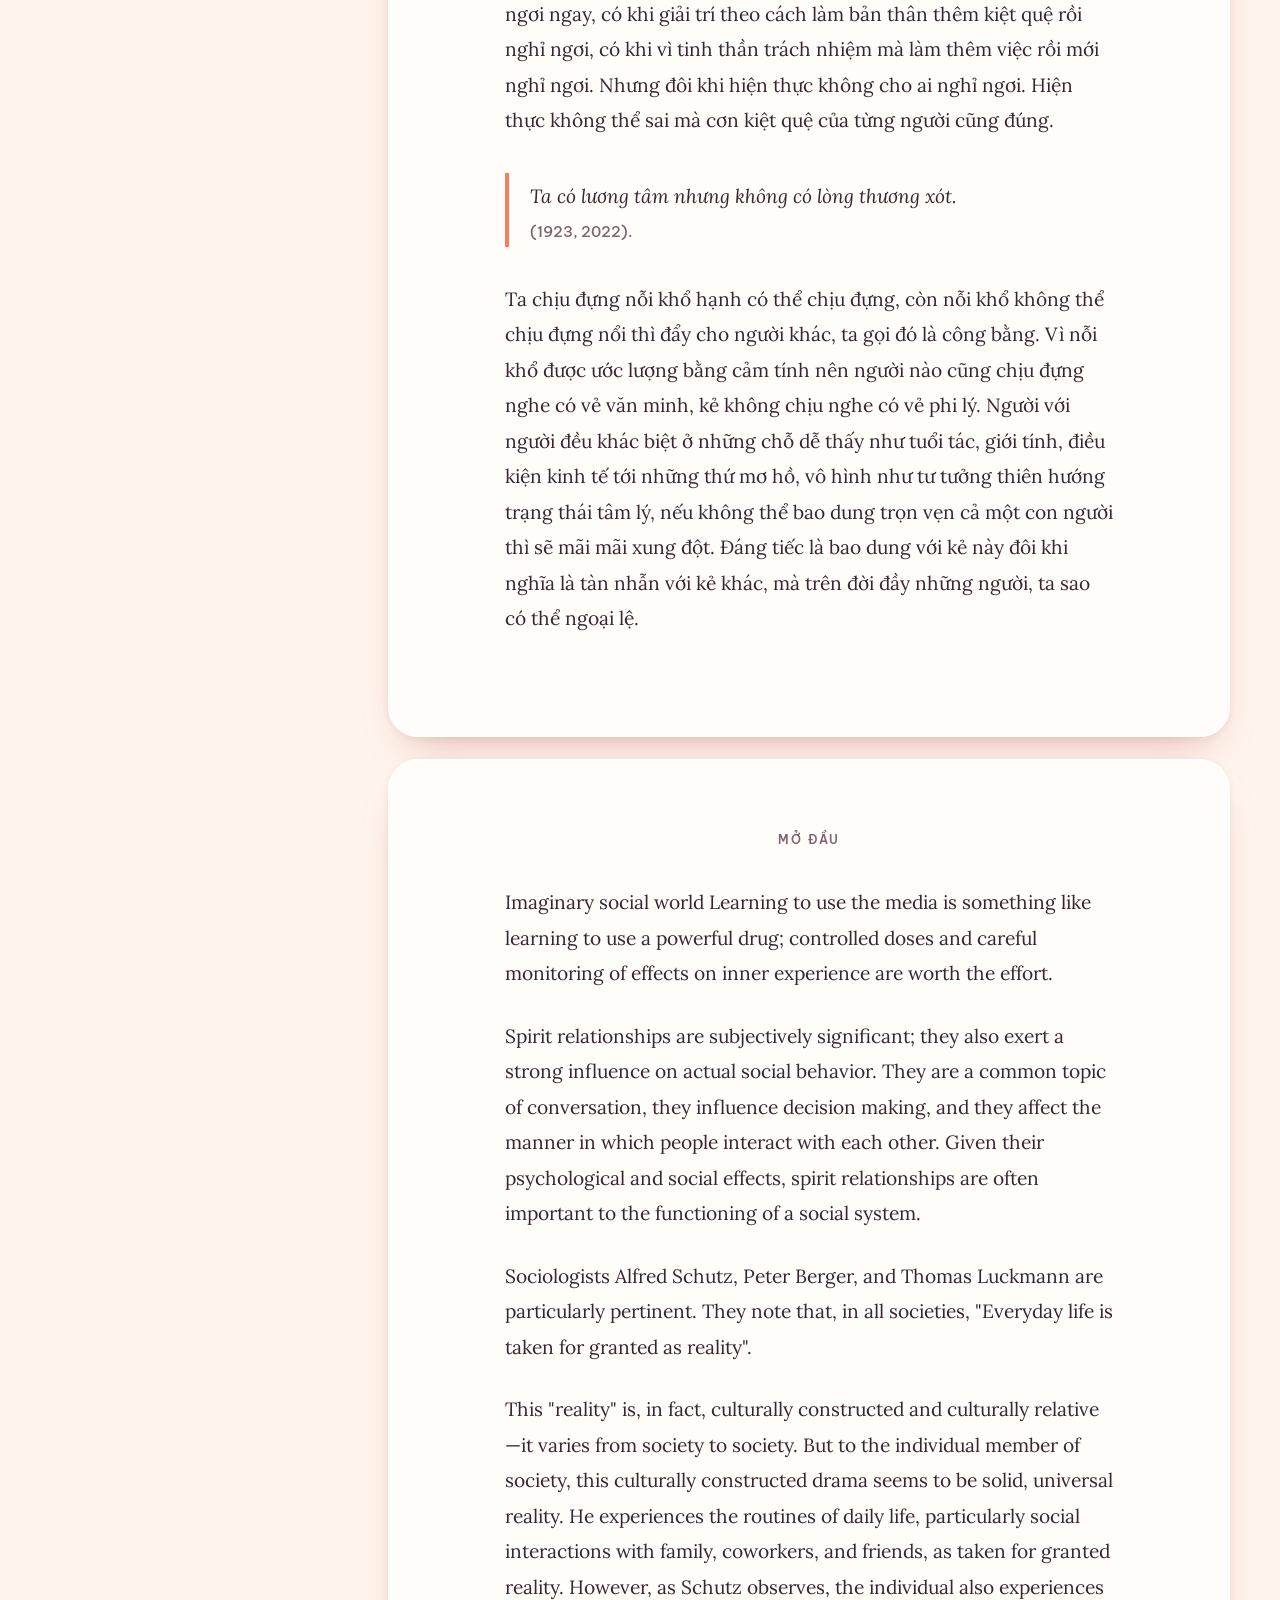
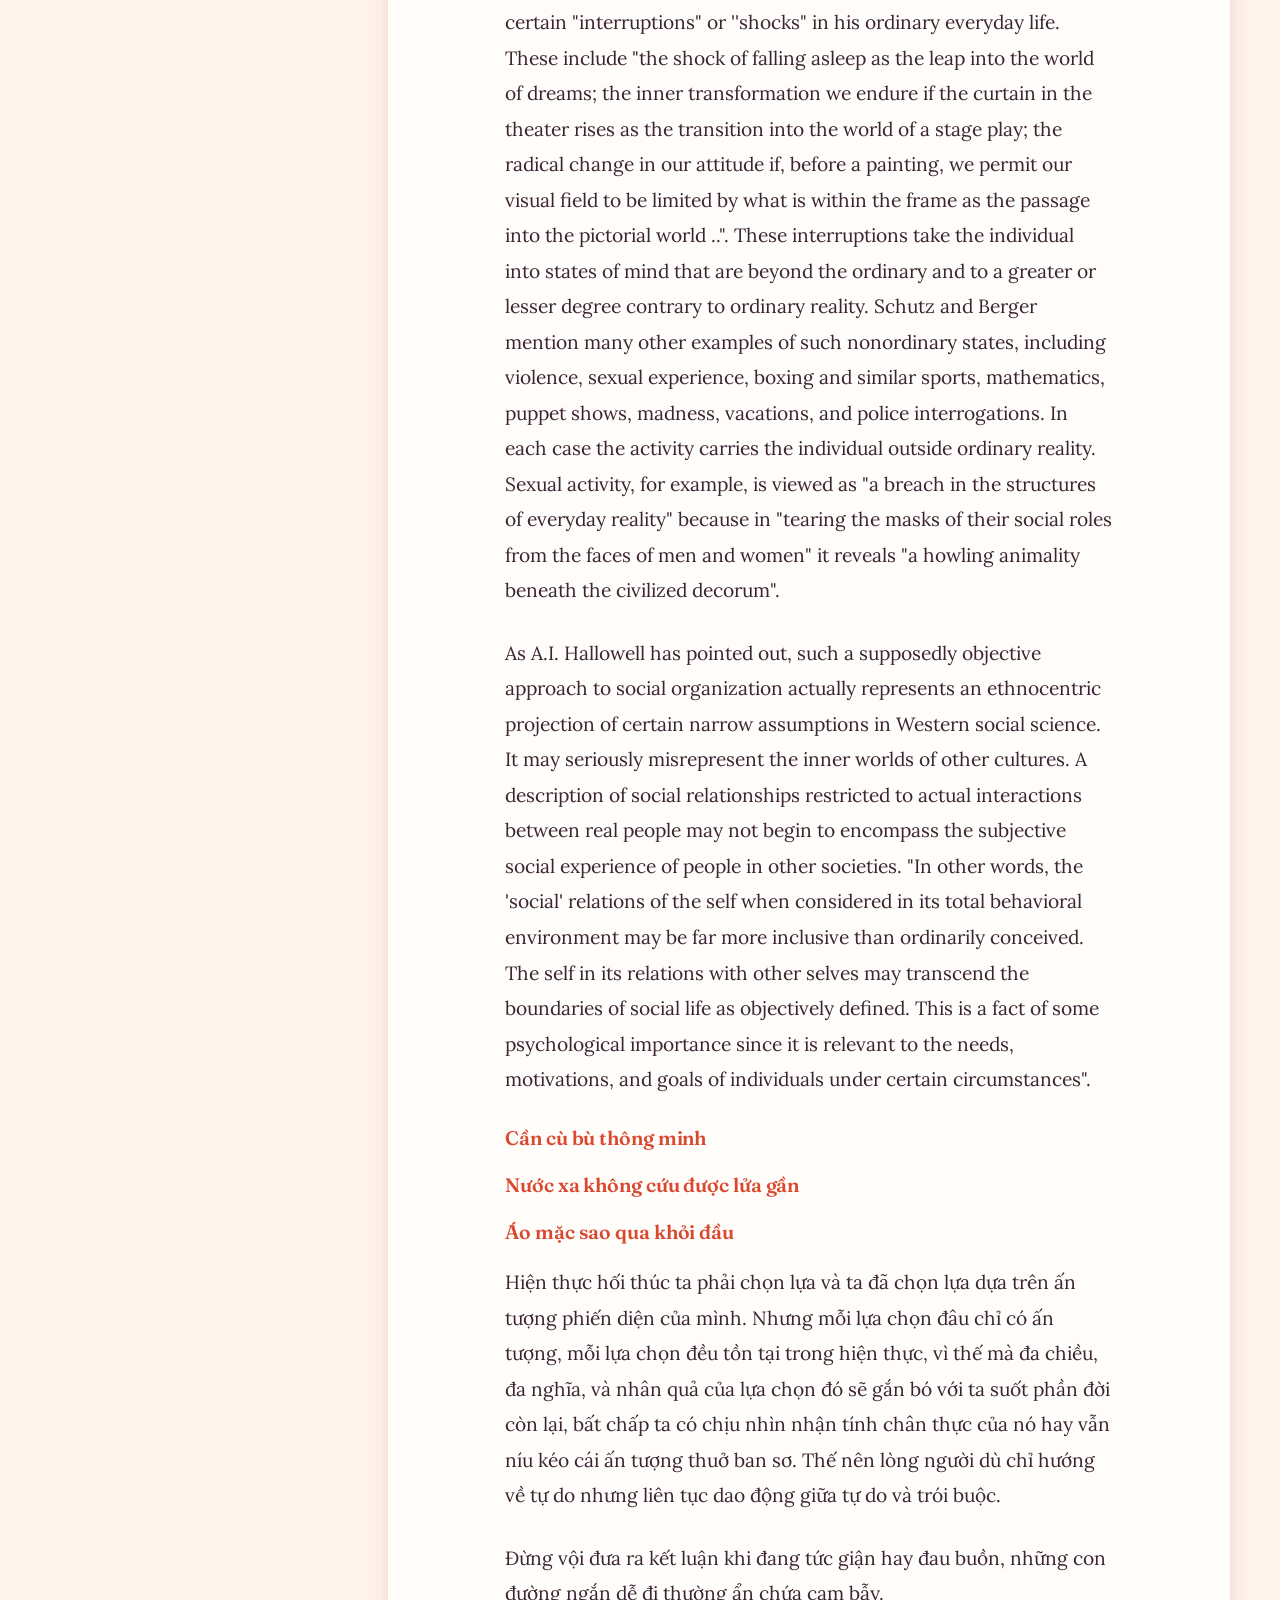
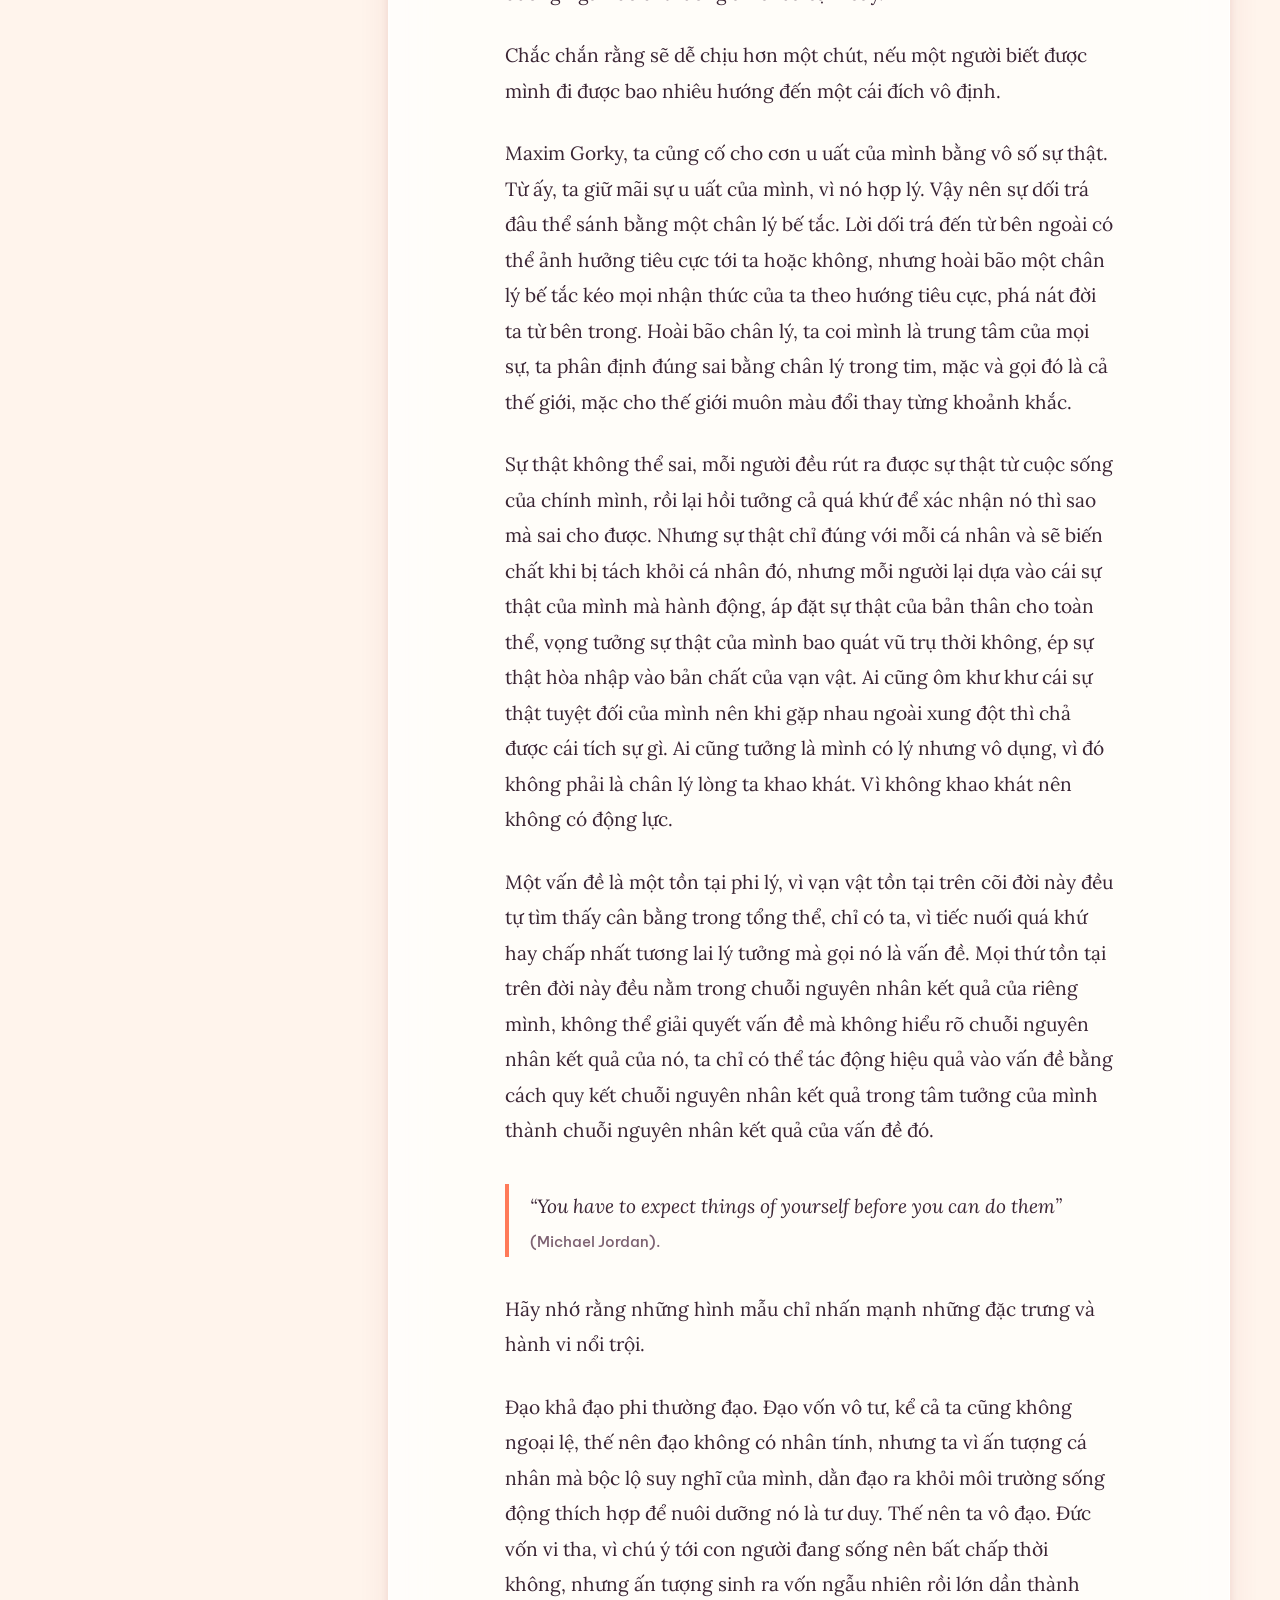
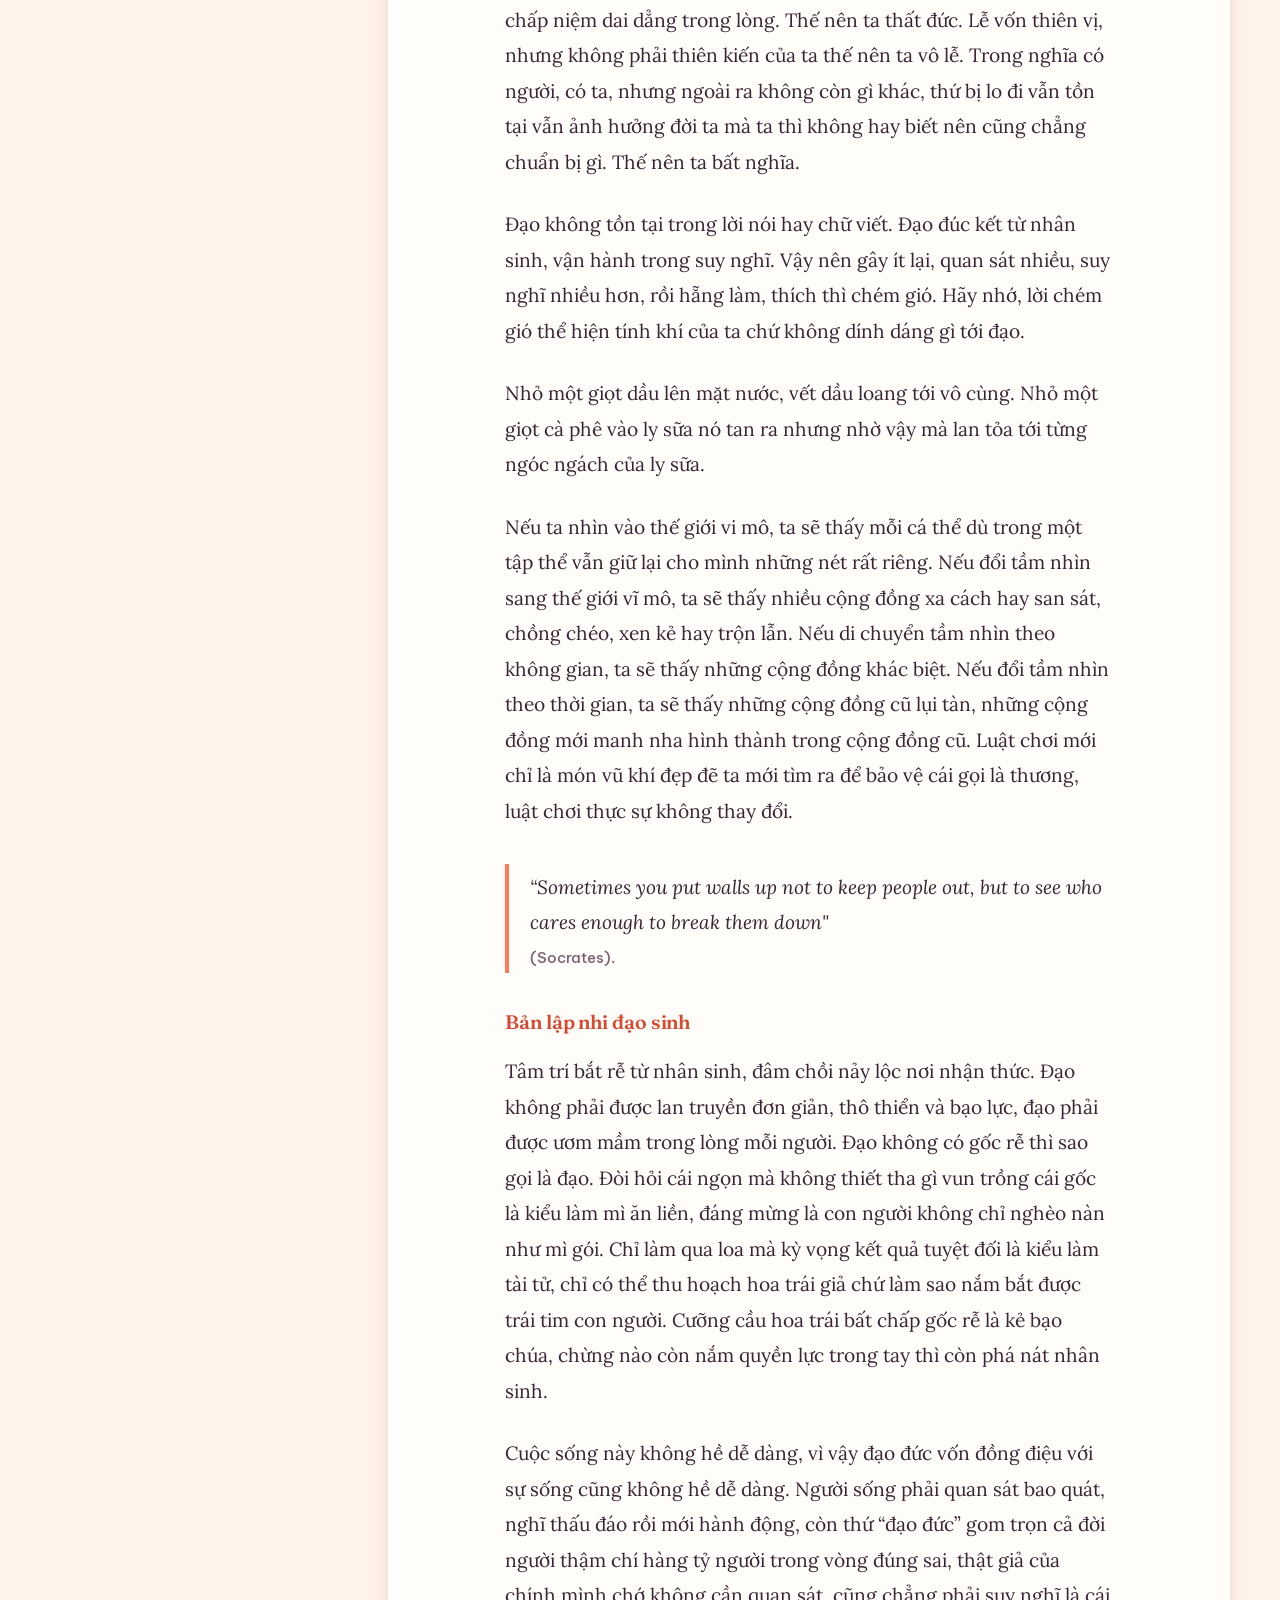
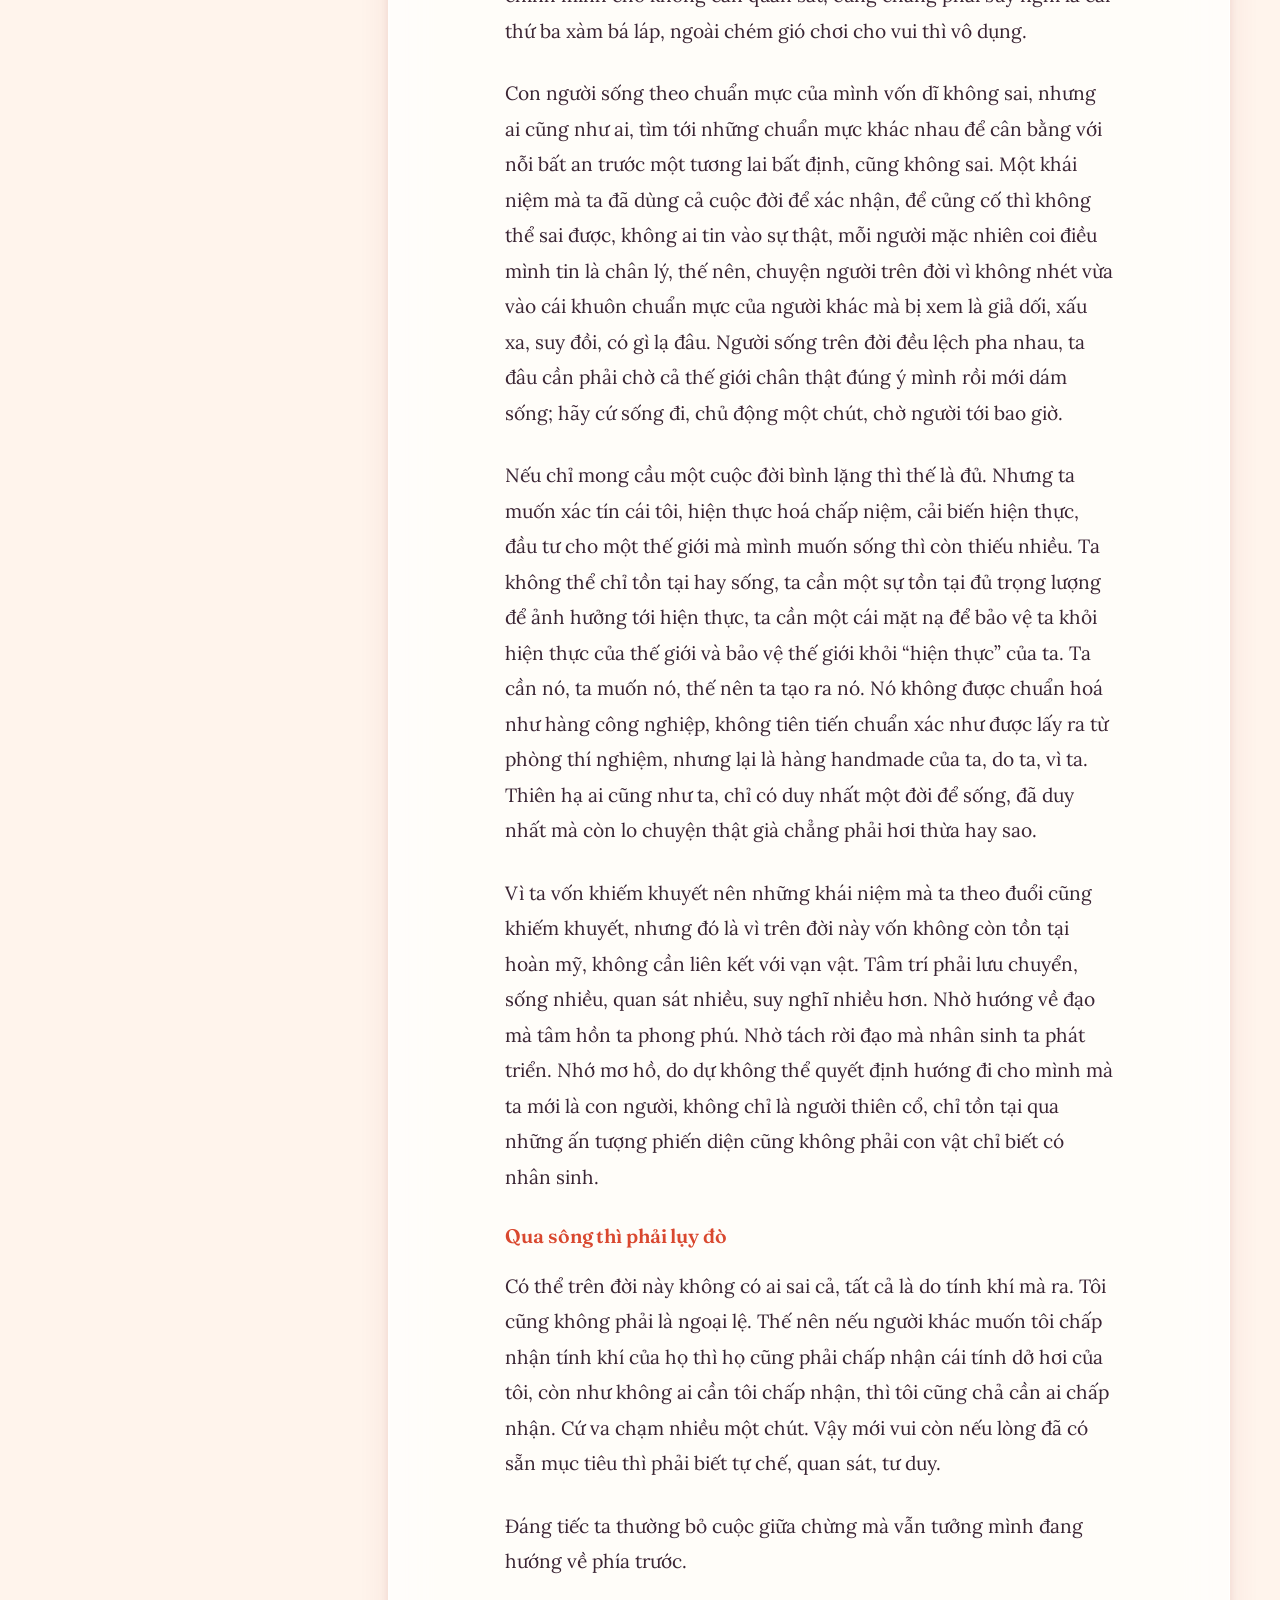
<file: read.html>
<!doctype html>
<html lang="vi">
<head>
  <meta charset="utf-8">
  <meta name="viewport" content="width=device-width, initial-scale=1, viewport-fit=cover">
  <meta name="theme-color" content="#fff1e8">
  <link rel="icon" href="favicon.ico" sizes="any">
  <link rel="icon" type="image/png" href="favicon.png">
  <link rel="apple-touch-icon" href="assets/icons/apple-touch-icon.png">
  <link rel="manifest" href="manifest.webmanifest">
  <title>Đọc — Nhàn Thoại</title>
  <link rel="preconnect" href="https://fonts.googleapis.com">
  <link rel="preconnect" href="https://fonts.gstatic.com" crossorigin>
  <link href="https://fonts.googleapis.com/css2?family=Be+Vietnam+Pro:wght@400;500;600;700&family=Fraunces:opsz,wght@9..144,500..700&family=Lora:ital,wght@0,400;0,500;1,400&family=Patrick+Hand&display=swap" rel="stylesheet">
  <link rel="stylesheet" href="styles.css?v=31">
</head>
<body class="reader" data-theme="light">
  <div class="progress" id="progress"></div>

  <header class="r-bar">
    <div class="r-bar-inner" style="width:min(1180px,94vw);margin:0 auto">
      <div style="display:flex;align-items:center;gap:.8rem;min-width:0">
        <button class="tool menu-btn" id="menuBtn" aria-label="Mục lục">☰<span class="lbl"> Mục lục</span></button>
        <a class="brand" href="index.html"><span class="brand-mark"></span><span class="brand-text">Nhàn Thoại</span></a>
      </div>
      <div class="r-tools">
        <a class="tool dl-tool" href="assets/Nhan-Thoai-Nguyen-Hong-Phuc.pdf" download="Nhan-Thoai-Nguyen-Hong-Phuc.pdf" aria-label="Tải sách PDF">⬇ PDF</a>
        <button class="tool" id="searchBtn" aria-label="Tìm kiếm">🔍<span class="lbl"> Tìm kiếm</span></button>
        <span class="sizes">
          <button class="tool" id="smaller" aria-label="Chữ nhỏ hơn">A−</button>
          <button class="tool" id="bigger" aria-label="Chữ lớn hơn">A+</button>
        </span>
        <button class="swatch" data-t="light" aria-label="Nền sáng" aria-pressed="true"></button>
        <button class="swatch" data-t="sepia" aria-label="Nền giấy" aria-pressed="false"></button>
        <button class="swatch" data-t="night" aria-label="Nền buổi tối" aria-pressed="false"></button>
      </div>
    </div>
  </header>

  <div class="r-layout">
    <aside class="toc" id="toc">
      <div class="toc-head"><h2>Mục lục</h2><button class="tool close-toc" id="closeToc" type="button">✕ Đóng</button></div>
      <div class="drawer-size" aria-label="Cỡ chữ">
        <span>Cỡ chữ</span>
        <button class="tool" id="smaller2" aria-label="Chữ nhỏ hơn">A−</button>
        <button class="tool" id="bigger2" aria-label="Chữ lớn hơn">A+</button>
      </div>
      <a class="dl-card" id="dlCard" href="assets/Nhan-Thoai-Nguyen-Hong-Phuc.pdf" download="Nhan-Thoai-Nguyen-Hong-Phuc.pdf">
        <span class="ico"><svg viewBox="0 0 24 24" aria-hidden="true"><path d="M12 4v11M7 11l5 5 5-5M5 20h14"/></svg></span>
        <span><b>Tải cả quyển sách (PDF)</b><small>Trình bày đẹp · có mục lục &amp; đánh dấu trang</small></span>
      </a>
      <form class="jump" id="jump">
        <label for="jumpN">Đến mục số</label>
        <div><input id="jumpN" type="number" inputmode="numeric" min="1" max="200" placeholder="1 – 200"><button class="tool" type="submit">Đi</button></div>
      </form>
      <div id="tocList"></div>
    </aside>

    <main>
      <div id="stream"></div>
      <nav class="pager" id="pager">
        <button class="btn" id="prev">← Trang trước</button>
        <span class="pos" id="pos"></span>
        <button class="btn" id="next">Trang sau →</button>
      </nav>
    </main>
  </div>

  <!-- Search -->
  <div class="search" id="search" hidden>
    <div class="search-box" role="dialog" aria-label="Tìm kiếm">
      <input id="q" type="search" placeholder="Tìm trong cả quyển sách… (gõ không dấu cũng được)" autocomplete="off">
      <button class="tool" id="closeSearch">Đóng</button>
      <div class="search-meta" id="searchMeta"></div>
      <ol class="results" id="results"></ol>
    </div>
  </div>

  <div class="toast" id="toast" role="status" aria-live="polite"><span class="tx" id="toastTx"></span><button class="tool" id="toastBtn">Đọc từ đầu</button></div>

  <script src="stats-config.js"></script>
  <script src="track.js"></script>
  <script src="reader.js?v=10"></script>
</body>
</html>
</file>
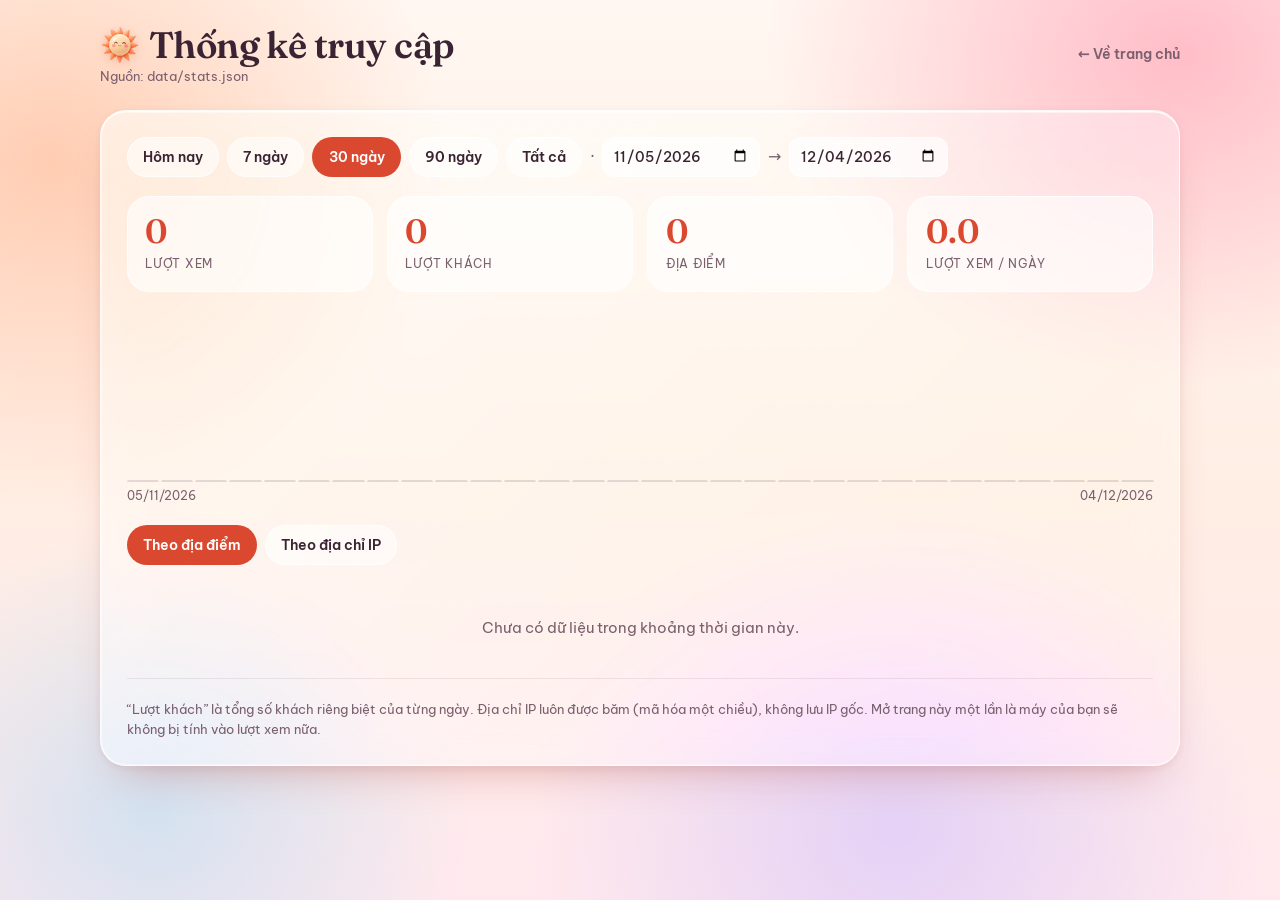
<file: stats.html>
<!doctype html>
<html lang="vi">
<head>
  <meta charset="utf-8">
  <meta name="viewport" content="width=device-width, initial-scale=1, viewport-fit=cover">
  <meta name="robots" content="noindex, nofollow">
  <meta name="theme-color" content="#fff1e8">
  <title>Thống kê — Nhà của Tin</title>
  <link rel="icon" href="favicon.ico" sizes="any">
  <link rel="icon" type="image/png" href="favicon.png">
  <link rel="apple-touch-icon" href="assets/icons/apple-touch-icon.png">
  <link rel="preconnect" href="https://fonts.googleapis.com">
  <link rel="preconnect" href="https://fonts.gstatic.com" crossorigin>
  <link href="https://fonts.googleapis.com/css2?family=Be+Vietnam+Pro:wght@400;500;600;700&family=Fraunces:opsz,wght@9..144,500;9..144,600&display=swap" rel="stylesheet">
  <link rel="stylesheet" href="styles.css?v=30">
  <style>
    .st { width: min(1080px, 94vw); margin: 0 auto; padding: calc(24px + env(safe-area-inset-top)) 0 4rem; }
    .st-top { display: flex; align-items: center; justify-content: space-between; gap: 1rem; flex-wrap: wrap; margin-bottom: 1.6rem; }
    .st-top h1 { font-size: clamp(1.6rem, 4vw, 2.3rem); margin: 0; display: flex; align-items: center; gap: .55rem; }
    .st-top h1 .brand-mark { width: 40px; height: 40px; }
    .st-top a.back { color: var(--ink-soft); text-decoration: none; font: 600 .9rem var(--font-ui); }
    .st-top a.back:hover { color: var(--coral-deep); }
    .st-src { font: .8rem var(--font-ui); color: var(--ink-soft); margin: .2rem 0 0; }
    .st-card { background: var(--glass-bg); border: 1px solid var(--glass-border); border-radius: 26px; box-shadow: var(--glass-rim), var(--glass-drop);
      -webkit-backdrop-filter: blur(20px) saturate(170%); backdrop-filter: blur(20px) saturate(170%); padding: clamp(1rem, 3vw, 1.6rem); }
    .range { display: flex; flex-wrap: wrap; gap: .5rem; align-items: center; margin-bottom: 1.2rem; }
    .pill { border: 1px solid var(--glass-border); background: rgba(255, 255, 255, .55); color: var(--ink); border-radius: 999px; padding: .5rem .95rem; min-height: 40px;
      font: 600 .86rem var(--font-ui); cursor: pointer; }
    .pill[aria-pressed="true"] { background: var(--coral-deep); color: #fff; border-color: transparent; }
    .range input[type="date"] { font: 500 .9rem var(--font-ui); padding: .45rem .6rem; border-radius: 12px; border: 1px solid var(--glass-border); background: rgba(255, 255, 255, .7); color: var(--ink); min-height: 40px; }
    .range .sep { color: var(--ink-soft); }
    .kpis { display: grid; grid-template-columns: repeat(4, 1fr); gap: .9rem; margin-bottom: 1.2rem; }
    .kpi { padding: 1rem 1.1rem; border-radius: 22px; background: rgba(255, 255, 255, .6); border: 1px solid rgba(255, 255, 255, .8); }
    .kpi b { display: block; font: 600 clamp(1.5rem, 4vw, 2.1rem) var(--font-display); color: var(--coral-deep); line-height: 1.1; }
    .kpi span { font: .78rem var(--font-ui); letter-spacing: .06em; text-transform: uppercase; color: var(--ink-soft); }
    .chart { display: flex; align-items: flex-end; gap: 2px; height: 170px; padding: .4rem 0 0; }
    .chart .bar { flex: 1; min-width: 2px; border-radius: 4px 4px 0 0; background: linear-gradient(180deg, #ff7a59, #e8497e 70%, #b479ee); position: relative; min-height: 2px; opacity: .9; }
    .chart .bar.zero { background: rgba(122, 95, 110, .2); opacity: 1; }
    .chart .bar:hover { opacity: 1; filter: brightness(1.08); }
    .chart .bar::after { content: attr(data-tip); position: absolute; bottom: calc(100% + 6px); left: 50%; transform: translateX(-50%); white-space: nowrap; pointer-events: none;
      font: 600 .72rem var(--font-ui); background: #fff; color: var(--ink); padding: .25rem .55rem; border-radius: 999px; box-shadow: 0 8px 18px -8px rgba(90, 40, 50, .4); opacity: 0; z-index: 2; }
    .chart .bar:hover::after { opacity: 1; }
    .axis { display: flex; justify-content: space-between; font: .74rem var(--font-ui); color: var(--ink-soft); margin-top: .4rem; }
    .tabs { display: flex; gap: .5rem; margin: 1.4rem 0 .8rem; }
    .tbl-wrap { overflow-x: auto; -webkit-overflow-scrolling: touch; }
    table { width: 100%; border-collapse: collapse; font-family: var(--font-ui); font-size: .92rem; }
    th { text-align: left; font-size: .72rem; letter-spacing: .08em; text-transform: uppercase; color: var(--ink-soft); padding: .5rem .6rem; border-bottom: 1px solid rgba(122, 95, 110, .2); white-space: nowrap; }
    td { padding: .65rem .6rem; border-bottom: 1px solid rgba(122, 95, 110, .12); vertical-align: middle; }
    th.n, td.n { text-align: right; font-variant-numeric: tabular-nums; }
    td .share { display: block; height: 5px; border-radius: 4px; background: linear-gradient(90deg, #ff7a59, #e8497e, #9158dc); margin-top: .35rem; }
    .flag { font-size: 1.25rem; margin-right: .4rem; }
    .mono { font-family: ui-monospace, SFMono-Regular, Menlo, monospace; font-size: .85rem; }
    .empty { text-align: center; padding: 2.4rem 1rem; color: var(--ink-soft); font-family: var(--font-ui); }
    .note { font: .8rem/1.6 var(--font-ui); color: var(--ink-soft); margin: 1.2rem 0 0; }
    @media (max-width: 720px) { .kpis { grid-template-columns: repeat(2, 1fr); } }
  </style>
</head>
<body>
  <main class="st">
    <div class="st-top">
      <div>
        <h1><span class="brand-mark" aria-hidden="true"></span> Thống kê truy cập</h1>
        <p class="st-src" id="src">Đang tải…</p>
      </div>
      <a class="back" href="index.html">← Về trang chủ</a>
    </div>

    <section class="st-card">
      <div class="range" id="range">
        <button class="pill" data-d="1">Hôm nay</button>
        <button class="pill" data-d="7">7 ngày</button>
        <button class="pill" data-d="30">30 ngày</button>
        <button class="pill" data-d="90">90 ngày</button>
        <button class="pill" data-d="0">Tất cả</button>
        <span class="sep">·</span>
        <input type="date" id="from" aria-label="Từ ngày"> <span class="sep">→</span> <input type="date" id="to" aria-label="Đến ngày">
      </div>

      <div class="kpis">
        <div class="kpi"><b id="kViews">0</b><span>Lượt xem</span></div>
        <div class="kpi"><b id="kVis">0</b><span>Lượt khách</span></div>
        <div class="kpi"><b id="kLoc">0</b><span>Địa điểm</span></div>
        <div class="kpi"><b id="kAvg">0</b><span>Lượt xem / ngày</span></div>
      </div>

      <div class="chart" id="chart" aria-label="Lượt xem theo ngày"></div>
      <div class="axis"><span id="axL"></span><span id="axR"></span></div>

      <div class="tabs">
        <button class="pill" id="tabLoc" aria-pressed="true">Theo địa điểm</button>
        <button class="pill" id="tabIp" aria-pressed="false">Theo địa chỉ IP</button>
      </div>
      <div class="tbl-wrap"><table id="tbl"></table></div>

      <p class="note">
        “Lượt khách” là tổng số khách riêng biệt của từng ngày. Địa chỉ IP luôn được băm (mã hóa một chiều), không lưu IP gốc.
        Mở trang này một lần là máy của bạn sẽ không bị tính vào lượt xem nữa.
      </p>
    </section>
  </main>

  <script src="stats-config.js"></script>
  <script>
    (function () {
      var $ = function (s) { return document.querySelector(s); };
      var C = window.NT_STATS || {};
      var fmt = function (n) { return Math.round(n).toLocaleString('vi-VN'); };
      var data = null, mode = 'loc';
      var names; try { names = new Intl.DisplayNames(['vi'], { type: 'region' }); } catch (e) { names = null; }
      var flag = function (cc) { return cc && cc.length === 2 ? String.fromCodePoint.apply(null, cc.toUpperCase().split('').map(function (c) { return 127397 + c.charCodeAt(0); })) : '🌐'; };
      var iso = function (d) { return d.getFullYear() + '-' + String(d.getMonth() + 1).padStart(2, '0') + '-' + String(d.getDate()).padStart(2, '0'); };
      var addDays = function (s, n) { var d = new Date(s + 'T00:00:00'); d.setDate(d.getDate() + n); return iso(d); };
      var dayN = function (a, b) { return Math.round((new Date(b + 'T00:00:00') - new Date(a + 'T00:00:00')) / 864e5) + 1; };
      var showDate = function (s) { var p = s.split('-'); return p[2] + '/' + p[1] + '/' + p[0]; };

      // this browser belongs to the site owner now: stop counting its own visits
      try { localStorage.setItem('nt_owner', '1'); } catch (e) {}

      function load() {
        $('#src').textContent = 'Đang tải…';
        var url = 'data/stats.json';
        var req;
        if (C.api) {
          var key = null; try { key = localStorage.getItem('nt_key'); } catch (e) {}
          if (!key) { key = prompt('Nhập khóa xem thống kê:'); if (key) try { localStorage.setItem('nt_key', key); } catch (e) {} }
          req = fetch(C.api.replace(/\/$/, '') + '/stats', { headers: { 'x-stats-key': key || '' } }).then(function (r) {
            if (r.status === 401 || r.status === 403) { try { localStorage.removeItem('nt_key'); } catch (e) {} throw new Error('Khóa không đúng'); }
            return r.json();
          });
        } else {
          req = fetch(url + '?t=' + Date.now()).then(function (r) { return r.json(); });
        }
        req.then(function (d) {
          data = d;
          $('#src').textContent = (C.api ? 'Nguồn: máy chủ thống kê' : 'Nguồn: data/stats.json') +
            (d.updatedAt ? ' · cập nhật ' + new Date(d.updatedAt).toLocaleString('vi-VN') : '');
          var days = (d.daily || []).map(function (x) { return x.date; }).sort();
          var last = days.length ? days[days.length - 1] : iso(new Date());
          $('#to').value = last; $('#from').value = addDays(last, -29);
          preset(30, true);
        }).catch(function (e) { $('#src').textContent = 'Không tải được dữ liệu: ' + e.message; data = { daily: [], byLocation: [], byIp: [] }; render(); });
      }

      function preset(n, silent) {
        document.querySelectorAll('#range .pill[data-d]').forEach(function (b) { b.setAttribute('aria-pressed', String(+b.dataset.d === n)); });
        var days = (data.daily || []).map(function (x) { return x.date; }).sort();
        var last = days.length ? days[days.length - 1] : iso(new Date());
        var first = days.length ? days[0] : last;
        if (n === 0) { $('#from').value = first; $('#to').value = last; }
        else if (n === 1) { $('#from').value = $('#to').value = iso(new Date()); }
        else { var to = $('#to').value && silent ? $('#to').value : last; $('#to').value = to; $('#from').value = addDays(to, -(n - 1)); }
        render();
      }

      function inRange(r, f, t) { return r.date >= f && r.date <= t; }

      function render() {
        var f = $('#from').value, t = $('#to').value;
        if (!f || !t || f > t) return;
        var daily = (data.daily || []).filter(function (r) { return inRange(r, f, t); });
        var loc = (data.byLocation || []).filter(function (r) { return inRange(r, f, t); });
        var ip = (data.byIp || []).filter(function (r) { return inRange(r, f, t); });
        var views = daily.reduce(function (s, r) { return s + r.views; }, 0);
        var vis = daily.reduce(function (s, r) { return s + r.visitors; }, 0);
        var span = dayN(f, t);
        var places = {}; loc.forEach(function (r) { places[r.country + '|' + r.city] = 1; });
        $('#kViews').textContent = fmt(views); $('#kVis').textContent = fmt(vis);
        $('#kLoc').textContent = fmt(Object.keys(places).length); $('#kAvg').textContent = span ? (views / span).toFixed(views / span < 10 ? 1 : 0) : '0';

        // chart: one bar per day (or per month when the range is long)
        var map = {}; daily.forEach(function (r) { map[r.date] = r.views; });
        var bars = [];
        if (span <= 120) { for (var i = 0; i < span; i++) { var d = addDays(f, i); bars.push([showDate(d), map[d] || 0]); } }
        else {
          var m = {}; daily.forEach(function (r) { var k = r.date.slice(0, 7); m[k] = (m[k] || 0) + r.views; });
          Object.keys(m).sort().forEach(function (k) { bars.push([k.split('-')[1] + '/' + k.split('-')[0], m[k]]); });
        }
        var max = Math.max.apply(null, bars.map(function (b) { return b[1]; }).concat([1]));
        $('#chart').innerHTML = bars.map(function (b) {
          var h = b[1] ? Math.max(4, Math.round(b[1] / max * 100)) : 0;
          return '<div class="bar' + (b[1] ? '' : ' zero') + '" style="height:' + (b[1] ? h + '%' : '2px') + '" data-tip="' + b[0] + ' · ' + fmt(b[1]) + ' lượt"></div>';
        }).join('');
        $('#axL').textContent = showDate(f); $('#axR').textContent = showDate(t);

        // table
        var rows, head;
        if (mode === 'loc') {
          var g = {};
          loc.forEach(function (r) {
            var k = r.country + '|' + r.city, o = g[k] || (g[k] = { cc: r.country, city: r.city, region: r.region, v: 0, u: 0, last: '' });
            o.v += r.views; o.u += r.visitors; if (r.date > o.last) o.last = r.date;
          });
          rows = Object.keys(g).map(function (k) { return g[k]; }).sort(function (a, b) { return b.v - a.v; });
          head = '<tr><th>Địa điểm</th><th class="n">Lượt xem</th><th class="n">Lượt khách</th><th class="n">Gần nhất</th></tr>';
          var top = rows.length ? rows[0].v : 1;
          rows = rows.map(function (o) {
            var country = names ? (names.of(o.cc) || o.cc) : o.cc;
            return '<tr><td><span class="flag">' + flag(o.cc) + '</span><b>' + (o.city || '—') + '</b>, ' + country + '<span class="share" style="width:' + Math.max(3, o.v / top * 100) + '%"></span></td>' +
              '<td class="n">' + fmt(o.v) + '</td><td class="n">' + fmt(o.u) + '</td><td class="n">' + showDate(o.last) + '</td></tr>';
          });
        } else {
          var gi = {};
          ip.forEach(function (r) {
            var o = gi[r.ipHash] || (gi[r.ipHash] = { h: r.ipHash, cc: r.country, city: r.city, v: 0, first: r.date, last: r.date });
            o.v += r.views; if (r.date < o.first) o.first = r.date; if (r.date > o.last) o.last = r.date;
          });
          rows = Object.keys(gi).map(function (k) { return gi[k]; }).sort(function (a, b) { return b.v - a.v; });
          head = '<tr><th>Địa chỉ IP (đã băm)</th><th>Địa điểm</th><th class="n">Lượt xem</th><th class="n">Lần đầu</th><th class="n">Gần nhất</th></tr>';
          rows = rows.map(function (o) {
            return '<tr><td class="mono">' + (o.h || '').slice(0, 12) + '</td><td><span class="flag">' + flag(o.cc) + '</span>' + (o.city || '—') + '</td>' +
              '<td class="n">' + fmt(o.v) + '</td><td class="n">' + showDate(o.first) + '</td><td class="n">' + showDate(o.last) + '</td></tr>';
          });
        }
        $('#tbl').innerHTML = rows.length ? head + rows.join('') : '<tr><td class="empty">Chưa có dữ liệu trong khoảng thời gian này.</td></tr>';
      }

      document.querySelectorAll('#range .pill[data-d]').forEach(function (b) { b.onclick = function () { preset(+b.dataset.d); }; });
      ['#from', '#to'].forEach(function (s) { $(s).onchange = function () { document.querySelectorAll('#range .pill[data-d]').forEach(function (b) { b.setAttribute('aria-pressed', 'false'); }); render(); }; });
      $('#tabLoc').onclick = function () { mode = 'loc'; $('#tabLoc').setAttribute('aria-pressed', 'true'); $('#tabIp').setAttribute('aria-pressed', 'false'); render(); };
      $('#tabIp').onclick = function () { mode = 'ip'; $('#tabIp').setAttribute('aria-pressed', 'true'); $('#tabLoc').setAttribute('aria-pressed', 'false'); render(); };
      load();
    })();
  </script>
</body>
</html>
</file>
<file: styles.css>
/* ==========================================================
   Nhàn Thoại — styles
   Theme: "Liquid Glass" over a warm, happy sunrise backdrop.
   Family-oriented: peach, coral, rose, a little lilac & sky for hope.
   No yellow. Glass = translucent panels, soft blur, bright rim light.
   Works on iOS Safari / Android Chrome (prefixed backdrop-filter,
   solid fallbacks, no color-mix, no background-attachment:fixed).
   ========================================================== */

:root {
  --cream:     #fff6ef;
  --peach:     #ffe1d2;
  --coral:     #ff7a59;
  --coral-deep:#d9482f;
  --rose:      #ff8fa8;
  --plum:      #3a2433;
  --lilac:     #c9b8ff;
  --sky:       #9fd6f5;
  --mint:      #a8e8d3;

  --ink:       #3a2433;
  --ink-soft:  #7a5f6e;
  --accent:    #d9482f;

  --grad:      linear-gradient(135deg, #ff8a5c 0%, #ff6f91 58%, #b78cff 118%);
  --grad-text: linear-gradient(100deg, #f2603f, #e8497e 55%, #9a6cf0);

  --font-display: "Fraunces", "Lora", Georgia, serif;
  --font-read:    "Lora", Georgia, serif;
  --font-ui:      "Be Vietnam Pro", system-ui, -apple-system, "Segoe UI", Roboto, sans-serif;
  --font-hand:    "Patrick Hand", "Be Vietnam Pro", cursive;

  --radius: 24px;

  /* glass recipe (kept in variables so the reader themes can re-tint it) */
  --glass-bg:     linear-gradient(135deg, rgba(255, 255, 255, .62), rgba(255, 255, 255, .26));
  --glass-solid:  rgba(255, 250, 246, .92);               /* fallback when blur is unsupported */
  --glass-border: rgba(255, 255, 255, .72);
  --glass-rim:    inset 0 1.5px 0 rgba(255, 255, 255, .95), inset 0 -1px 0 rgba(255, 255, 255, .3), inset 1px 0 0 rgba(255, 255, 255, .5);
  --glass-drop:   0 22px 44px -22px rgba(170, 70, 60, .42), 0 2px 8px rgba(170, 70, 60, .08);
  --glass-blur:   blur(22px) saturate(175%);
}

*, *::before, *::after { box-sizing: border-box; }
html { scroll-behavior: smooth; -webkit-text-size-adjust: 100%; text-size-adjust: 100%; }
body {
  margin: 0; min-height: 100vh; color: var(--ink); background: var(--cream);
  font-family: var(--font-ui); line-height: 1.6; -webkit-font-smoothing: antialiased; -webkit-tap-highlight-color: transparent;
}
img, svg { max-width: 100%; display: block; }
a { color: inherit; }
button { font-family: inherit; }
.container { width: min(1120px, 92vw); margin-inline: auto; }

/* ---------- the warm backdrop that the glass floats on ---------- */
body::before {
  content: ""; position: fixed; left: 0; top: 0; width: 100%; height: 100%; z-index: -1; pointer-events: none;
  background:
    radial-gradient(52vmax 42vmax at 92% 6%,  rgba(255, 143, 168, .55), transparent 62%),
    radial-gradient(50vmax 44vmax at 4% 18%,  rgba(255, 166, 120, .5),  transparent 62%),
    radial-gradient(46vmax 40vmax at 70% 92%, rgba(201, 184, 255, .5),  transparent 62%),
    radial-gradient(40vmax 36vmax at 12% 90%, rgba(159, 214, 245, .45), transparent 62%),
    linear-gradient(180deg, #fff7f1, #ffeee4 55%, #ffe9ee);
}

h1, h2, h3 { font-family: var(--font-display); font-weight: 600; line-height: 1.12; margin: 0; letter-spacing: -.015em; }
h2 { font-size: clamp(1.9rem, 4vw, 2.8rem); }
.lead { font-family: var(--font-read); font-size: 1.12rem; color: var(--ink-soft); }
.grad { background: var(--grad-text); -webkit-background-clip: text; background-clip: text; color: transparent; -webkit-text-fill-color: transparent; }
.eyebrow { font-family: var(--font-ui); font-size: .76rem; letter-spacing: .18em; text-transform: uppercase; color: var(--accent); font-weight: 600; margin: 0 0 .9rem; }

/* ---------- liquid glass ---------- */
.glass, .nav-inner, .float-chip, .chip, .step, .verse, .toc, .page, .r-bar-inner, .tool, .search-box, .dl-card, .resume, .toast, .toc-sec, .toc-cover {
  -webkit-backdrop-filter: var(--glass-blur); backdrop-filter: var(--glass-blur);
}
@supports not ((backdrop-filter: blur(1px)) or (-webkit-backdrop-filter: blur(1px))) {
  .glass, .nav-inner, .float-chip, .chip, .step, .verse, .toc, .page, .r-bar-inner, .tool, .search-box, .dl-card, .resume, .toast, .toc-sec, .toc-cover { background: var(--glass-solid) !important; }
}
.glass { background: var(--glass-bg); border: 1px solid var(--glass-border); box-shadow: var(--glass-rim), var(--glass-drop); border-radius: var(--radius); position: relative; }
.glass::before {   /* specular sheen, like light catching the edge of the glass */
  content: ""; position: absolute; inset: 0; border-radius: inherit; pointer-events: none;
  background: linear-gradient(125deg, rgba(255, 255, 255, .55) 0%, rgba(255, 255, 255, 0) 38%);
  mix-blend-mode: soft-light;
}

/* ---------- Buttons ---------- */
.btn {
  display: inline-flex; align-items: center; justify-content: center; gap: .55rem; min-height: 46px; padding: .78rem 1.5rem; border-radius: 999px;
  font: 600 .98rem var(--font-ui); text-decoration: none; border: 1px solid transparent; cursor: pointer;
  transition: transform .2s ease, box-shadow .2s ease, background .2s ease;
}
.btn:hover { transform: translateY(-2px); }
.btn:active { transform: scale(.98); }
.btn-primary {
  background: var(--grad); color: #fff; border-color: rgba(255, 255, 255, .55);
  box-shadow: inset 0 1.5px 0 rgba(255, 255, 255, .6), inset 0 -2px 6px rgba(160, 40, 60, .25), 0 14px 26px -12px rgba(235, 90, 80, .75);
}
.btn-primary:hover { box-shadow: inset 0 1.5px 0 rgba(255, 255, 255, .65), inset 0 -2px 6px rgba(160, 40, 60, .25), 0 18px 30px -12px rgba(235, 90, 80, .85); }
.btn-ghost, .btn-light {
  color: var(--coral-deep); background: rgba(255, 255, 255, .42); border-color: rgba(255, 255, 255, .8);
  -webkit-backdrop-filter: blur(14px) saturate(160%); backdrop-filter: blur(14px) saturate(160%);
  box-shadow: inset 0 1.5px 0 rgba(255, 255, 255, .9), 0 10px 22px -14px rgba(170, 70, 60, .5);
}
.btn-ghost:hover, .btn-light:hover { background: rgba(255, 255, 255, .66); }
.btn svg { width: 18px; height: 18px; fill: none; stroke: currentColor; stroke-width: 2; stroke-linecap: round; stroke-linejoin: round; }

/* ---------- Brand mark (the smiling sun) ---------- */
.brand { font-family: var(--font-display); font-weight: 700; font-size: 1.2rem; text-decoration: none; display: flex; align-items: center; gap: .55rem; }
.brand-mark {
  width: 36px; height: 36px; flex: none; display: block; transition: transform .45s cubic-bezier(.3, 1.4, .5, 1);
  background: url("assets/icons/sun-256.png?v=2") center / contain no-repeat;
  filter: drop-shadow(0 2px 4px rgba(210, 90, 40, .22));
}
.brand:hover .brand-mark { transform: rotate(14deg) scale(1.08); }

/* ---------- Nav (a floating glass pill) ---------- */
.nav { position: sticky; top: 0; z-index: 20; padding: max(10px, env(safe-area-inset-top)) 0 0; }
.nav-inner {
  display: flex; align-items: center; justify-content: space-between; height: 62px; padding: 0 1.1rem 0 1.3rem; border-radius: 999px;
  background: var(--glass-bg); border: 1px solid var(--glass-border); box-shadow: var(--glass-rim), var(--glass-drop);
}
.nav-links { display: flex; gap: 1.6rem; align-items: center; }
.nav-links a { text-decoration: none; font-size: .93rem; font-weight: 500; color: var(--ink-soft); padding: .3rem 0; }
.nav-links a:hover { color: var(--coral-deep); }
.brand, .nav-links a { white-space: nowrap; }
.brand { margin-right: .6rem; }
@media (max-width: 400px) { .nav-links a:nth-child(n+3) { display: none; } }
@media (max-width: 720px) { .nav-links { gap: .9rem; } .nav-links a { font-size: .8rem; } .brand { font-size: 1.05rem; } .nav-inner { padding: 0 .9rem; } }
@media (max-width: 460px) {
  .nav-links { gap: .65rem; } .nav-links a { font-size: .76rem; } .nav-links a:nth-child(n+4) { display: none; }
  .brand { font-size: .98rem; gap: .4rem; } .brand-mark { width: 30px; height: 30px; } .nav-inner { padding: 0 .75rem; height: 56px; }
}

/* ---------- Sections ---------- */
section { padding: clamp(3.6rem, 8vw, 6rem) 0; }
.section-head { max-width: 42rem; margin-bottom: 3rem; }
.section-head.center { margin-inline: auto; text-align: center; }
.section-head .lead { margin: 1rem 0 0; }

/* ---------- Hero ---------- */
.hero { position: relative; overflow: hidden; padding: clamp(2.6rem, 7vw, 5.5rem) 0 clamp(3.4rem, 8vw, 6rem); }
.hero-grid { position: relative; display: grid; grid-template-columns: 1.1fr .9fr; gap: 4rem; align-items: center; }
.hero h1 { font-size: clamp(2.3rem, 5.2vw, 4rem); font-weight: 700; margin-bottom: 1.3rem; }
.hero .lead { max-width: 34rem; margin: 0 0 1.5rem; }
.hero-name { font-size: .86rem; color: var(--ink-soft); margin: 0 0 1.8rem; }
.hero-name b { color: var(--coral-deep); font-weight: 600; }
.hero-cta { display: flex; gap: .9rem; flex-wrap: wrap; align-items: center; }
@media (max-width: 860px) { .hero-grid { grid-template-columns: 1fr; gap: 3rem; } .hero-visual { order: -1; } }

/* "continue reading" card — appears only if this reader already started */
.resume { display: none; margin: 1.6rem 0 0; padding: .9rem 1.1rem; border-radius: 20px; align-items: center; gap: .9rem; max-width: 30rem;
  background: var(--glass-bg); border: 1px solid var(--glass-border); box-shadow: var(--glass-rim), var(--glass-drop); }
.resume.show { display: flex; }
.resume .ico { flex: none; width: 42px; height: 42px; border-radius: 14px; display: grid; place-items: center; color: #fff; background: var(--grad); box-shadow: inset 0 1px 0 rgba(255,255,255,.6); }
.resume .ico svg { width: 20px; height: 20px; fill: none; stroke: currentColor; stroke-width: 2.2; stroke-linecap: round; stroke-linejoin: round; }
.resume .tx { min-width: 0; flex: 1; line-height: 1.35; }
.resume .tx b { display: block; font-size: .95rem; }
.resume .tx small { color: var(--ink-soft); font-size: .8rem; }
.resume .btn { min-height: 40px; padding: .5rem 1.1rem; font-size: .9rem; }
@media (max-width: 480px) { .resume { flex-wrap: wrap; } .resume .btn { width: 100%; } }

/* portrait + a rising sun behind it + floating interests */
.hero-visual { position: relative; width: min(380px, 84%); margin-inline: auto; aspect-ratio: 1 / 1.08; }
.sun {
  position: absolute; z-index: 0; width: 132%; aspect-ratio: 1; left: 50%; top: 44%; transform: translate(-50%, -50%); pointer-events: none;
}
.sun img {
  position: absolute; inset: 0; width: 100%; height: 100%; max-width: none; object-fit: contain;
  filter: drop-shadow(0 16px 32px rgba(255, 130, 50, .38));
  animation: sun-float 8s ease-in-out infinite;
}
@keyframes sun-float { 50% { transform: translateY(-6px) rotate(3deg); } }
.portrait-frame {   /* polaroid, a little crooked and happy */
  position: relative; z-index: 1; width: 100%; height: 100%; padding: 14px 14px 52px; background: #fff; border-radius: 10px;
  transform: rotate(-2.5deg); box-shadow: 0 30px 56px -24px rgba(200, 70, 60, .55), 0 2px 8px rgba(120, 50, 50, .12);
  transition: transform .35s ease;
}
.portrait-frame:hover { transform: rotate(0) scale(1.02); }
.portrait-frame img { width: 100%; height: 100%; object-fit: cover; object-position: 50% 28%; border-radius: 4px; filter: brightness(1.14) saturate(1.1); }
.portrait-frame::before, .polaroid::before {   /* tape = a strip of glass */
  content: ""; position: absolute; top: -13px; left: 50%; width: 92px; height: 28px; transform: translateX(-50%) rotate(-3deg); z-index: 2;
  background: linear-gradient(135deg, rgba(255, 190, 170, .7), rgba(255, 150, 175, .5)); border: 1px solid rgba(255, 255, 255, .8);
  box-shadow: inset 0 1px 0 rgba(255, 255, 255, .9), 0 3px 8px rgba(150, 60, 60, .18); border-radius: 4px;
  -webkit-backdrop-filter: blur(4px); backdrop-filter: blur(4px);
}
.portrait-frame::after { content: "Tin"; position: absolute; left: 0; right: 0; bottom: 12px; text-align: center; font: 1.5rem var(--font-hand); color: var(--ink); }
.float-chip {
  position: absolute; z-index: 2; display: inline-flex; align-items: center; gap: .5rem; padding: .5rem 1rem; border-radius: 999px;
  background: linear-gradient(135deg, rgba(255, 255, 255, .9), rgba(255, 255, 255, .68)); border: 1px solid var(--glass-border); box-shadow: var(--glass-rim), 0 12px 24px -12px rgba(170, 70, 60, .5);
  font: 600 .8rem var(--font-ui); color: var(--ink); animation: bob 6s ease-in-out infinite;
}
.float-chip::before { content: ""; width: 9px; height: 9px; border-radius: 50%; background: var(--c, var(--coral)); box-shadow: 0 0 10px var(--c, var(--coral)); }
.float-chip.f1 { top: 4%; left: -12%; --c: var(--coral); }
.float-chip.f2 { top: 24%; right: -14%; --c: #9a6cf0; animation-delay: .8s; }
.float-chip.f3 { bottom: 24%; left: -16%; --c: #3cb7a0; animation-delay: 1.6s; }
.float-chip.f4 { bottom: 6%; right: -8%; --c: var(--rose); animation-delay: 2.4s; }
@keyframes bob { 0%, 100% { transform: translateY(0); } 50% { transform: translateY(-8px); } }
@media (max-width: 520px) { .float-chip.f1, .float-chip.f3 { left: -4%; } .float-chip.f2, .float-chip.f4 { right: -4%; } }

/* ---------- Album (polaroids) ---------- */
.polaroids { display: flex; flex-wrap: wrap; justify-content: center; gap: 2.6rem 2.2rem; padding-top: .8rem; }
.polaroid {
  position: relative; margin: 0; width: min(250px, 78vw); background: #fff; padding: 12px 12px 8px; border-radius: 8px;
  box-shadow: 0 18px 32px -14px rgba(190, 70, 60, .5), 0 2px 6px rgba(80, 30, 40, .1);
  transform: rotate(var(--tilt, 0deg)); transition: transform .3s ease, box-shadow .3s ease;
}
.polaroid:nth-child(2n)::before { background: linear-gradient(135deg, rgba(201, 184, 255, .75), rgba(255, 160, 190, .5)); transform: translateX(-50%) rotate(4deg); }
.polaroid:nth-child(3n)::before { background: linear-gradient(135deg, rgba(159, 214, 245, .8), rgba(168, 232, 211, .6)); }
.polaroid:hover { transform: rotate(0) translateY(-6px) scale(1.03); box-shadow: 0 26px 42px -16px rgba(190, 70, 60, .55); z-index: 2; }
.polaroid img { width: 100%; aspect-ratio: 4 / 5; object-fit: cover; border-radius: 4px; filter: brightness(1.06) saturate(1.08); }
.polaroid figcaption { font: 1.4rem var(--font-hand); text-align: center; padding: .7rem 0 .5rem; color: var(--ink); }
.album .section-head { margin-bottom: 3.4rem; }

/* ---------- The book (golden-hour dusk panel) ---------- */
.book-panel {
  position: relative; overflow: hidden; border-radius: 36px; padding: clamp(2rem, 6vw, 4.2rem); color: #fff4ee;
  background:
    radial-gradient(480px 320px at 88% 8%, rgba(255, 160, 120, .55), transparent 70%),
    radial-gradient(420px 300px at 6% 100%, rgba(183, 140, 255, .4), transparent 70%),
    linear-gradient(150deg, #4b2a4a 0%, #8a3d64 52%, #e0605a 118%);
  box-shadow: 0 40px 70px -34px rgba(120, 40, 60, .7), inset 0 1.5px 0 rgba(255, 255, 255, .35);
}
.book-panel::before {   /* star dust */
  content: ""; position: absolute; inset: 0; pointer-events: none; opacity: .65;
  background:
    radial-gradient(circle, rgba(255, 255, 255, .85) 0 1px, transparent 1.5px) 0 0 / 120px 120px,
    radial-gradient(circle, rgba(255, 215, 200, .7) 0 1px, transparent 1.5px) 40px 70px / 170px 170px;
}
.book-panel .eyebrow { color: #ffc9b5; }
.book-panel h2 { color: #fff; }
.book-panel .lead { color: #f6d9d4; margin: 1rem 0 0; }
.book-row { position: relative; display: grid; grid-template-columns: .8fr 1.2fr; gap: 3.4rem; align-items: center; }
@media (max-width: 860px) { .book-row { grid-template-columns: 1fr; gap: 2.4rem; } .book-wrap { justify-self: center; } }

.book {
  position: relative; width: min(260px, 66vw); aspect-ratio: 2 / 3; padding: 1.8rem 1.5rem; display: flex; flex-direction: column; justify-content: flex-end;
  border-radius: 6px 18px 18px 6px; color: #fff; overflow: hidden;
  background:
    url("data:image/svg+xml,%3Csvg xmlns='http://www.w3.org/2000/svg' viewBox='0 0 200 300'%3E%3Cg stroke='%23ffffff' stroke-opacity='.55' stroke-width='2.2' stroke-linecap='round'%3E%3Cpath d='M100 24v14M100 152v14M34 95h14M152 95h14M53 48l10 10M147 142l-10-10M147 48l-10 10M53 142l10-10'/%3E%3C/g%3E%3Ccircle cx='100' cy='95' r='30' fill='%23ffffff' fill-opacity='.9'/%3E%3Ccircle cx='100' cy='95' r='30' fill='none' stroke='%23ffffff' stroke-opacity='.4' stroke-width='6'/%3E%3C/svg%3E") center 8% / 100% auto no-repeat,
    linear-gradient(165deg, #ff9a6a 0%, #ff6f91 55%, #8a4bd8 118%);
  box-shadow: -16px 22px 40px -14px rgba(60, 10, 40, .6), inset 6px 0 0 rgba(0, 0, 0, .14), inset 0 1.5px 0 rgba(255, 255, 255, .6);
  transform: rotate(-3deg); transition: transform .4s ease;
}
.book::after {   /* glass sheen across the cover */
  content: ""; position: absolute; inset: 0; pointer-events: none; background: linear-gradient(120deg, rgba(255, 255, 255, .38) 0%, rgba(255, 255, 255, 0) 42%);
}
.book:hover { transform: rotate(0) translateY(-6px); }
.book small { font: 600 .62rem var(--font-ui); letter-spacing: .2em; text-transform: uppercase; color: #ffe6dc; position: relative; }
.book h3 { font-size: 2.2rem; margin: .5rem 0 .3rem; color: #fff; position: relative; }
.book .sub { display: block; font: italic 400 .9rem/1.35 var(--font-display); color: #fff1ea; margin-bottom: .9rem; position: relative; }
.book .author { font: 600 .74rem var(--font-ui); letter-spacing: .14em; opacity: .95; position: relative; }

.verse {
  margin: 1.8rem 0 1.8rem; padding: 1.2rem 1.5rem; border-radius: 20px; background: rgba(255, 255, 255, .14);
  border: 1px solid rgba(255, 255, 255, .34); box-shadow: inset 0 1.5px 0 rgba(255, 255, 255, .45);
  font: italic 400 1.2rem/1.65 var(--font-read); color: #fff;
}
.verse cite { display: block; margin-top: .7rem; font: 500 .76rem var(--font-ui); color: #ffd7cb; font-style: normal; }
.book-panel .btn-light { color: #fff; background: rgba(255, 255, 255, .16); border-color: rgba(255, 255, 255, .5); box-shadow: inset 0 1.5px 0 rgba(255, 255, 255, .5); }
.book-panel .btn-light:hover { background: rgba(255, 255, 255, .28); }

/* ---------- Explore ---------- */
.explore-group + .explore-group { margin-top: 3.2rem; }
.explore { overflow-x: clip; }
.explore h3 { font-size: 1.3rem; text-align: center; margin-bottom: .2rem; }
.explore .hint { text-align: center; font: 1.15rem var(--font-hand); color: var(--ink-soft); margin: 0 0 1.5rem; }
.chips { display: flex; flex-wrap: wrap; justify-content: center; align-items: center; gap: .7rem; max-width: 880px; margin-inline: auto; }
.chip {
  display: inline-flex; align-items: baseline; gap: .5rem; text-decoration: none; padding: .5rem 1.05rem; border-radius: 999px; min-height: 40px;
  background: var(--glass-bg); border: 1px solid var(--glass-border); box-shadow: var(--glass-rim), 0 10px 20px -14px rgba(170, 70, 60, .55);
  color: var(--ink); font-weight: 500; transition: transform .2s ease, box-shadow .2s ease, background .2s ease;
}
.chip i { font: 500 .7rem var(--font-ui); font-style: normal; color: var(--ink-soft); }
.chip:hover { transform: translateY(-3px); background: rgba(255, 255, 255, .8); box-shadow: var(--glass-rim), 0 16px 26px -14px rgba(217, 72, 47, .6); }
/* word cloud */
.cloud { position: absolute; inset: 0; z-index: 1; }
/* a real cloud: one puffy SVG silhouette (shared gradient, so no seams) with a soft shadow, small clouds drifting past, and sparkles */
.cloud-art { position: relative; max-width: 940px; margin-inline: auto; aspect-ratio: 1000 / 640; }
.cloud-art .cloud-svg { position: absolute; inset: 0; width: 100%; height: 100%; z-index: 0; overflow: visible; pointer-events: none;
  filter: drop-shadow(0 26px 30px rgba(217, 72, 47, .2)) drop-shadow(0 4px 0 rgba(255, 255, 255, .8)); }
.cloud-art .mini { position: absolute; z-index: 0; pointer-events: none; opacity: .85; animation: drift 14s ease-in-out infinite alternate; filter: drop-shadow(0 12px 14px rgba(70, 140, 200, .25)); }
.cloud-art .mini.m1 { width: 20%; top: -4%; left: -2%; }
.cloud-art .mini.m2 { width: 16%; bottom: -4%; right: -1%; animation-delay: -6s; animation-duration: 17s; }
.cloud-art .mini.m3 { width: 10%; top: 8%; right: 1%; animation-delay: -3s; opacity: .7; }
.cloud-art .spark { position: absolute; z-index: 2; font: 700 1.3rem/1 var(--font-ui); color: var(--s, #ff7a59); pointer-events: none; animation: twinkle 3.6s ease-in-out infinite; }
.cloud-art .spark.k1 { top: 6%; right: 16%; --s: #ff7a59; }
.cloud-art .spark.k2 { top: 30%; left: 0%; --s: #9158dc; font-size: 1rem; animation-delay: -1.2s; }
.cloud-art .spark.k3 { bottom: 3%; right: 24%; --s: #3cb7a0; font-size: 1.1rem; animation-delay: -2.2s; }
.cloud-art .spark.k4 { bottom: 12%; left: 5%; --s: #e8497e; font-size: .9rem; animation-delay: -.6s; }
@keyframes drift { to { transform: translateX(14px); } }
@keyframes twinkle { 0%, 100% { opacity: .35; transform: scale(.75) rotate(0); } 50% { opacity: 1; transform: scale(1.15) rotate(20deg); } }
@media (prefers-reduced-motion: reduce) { .cloud-art .mini, .cloud-art .spark { animation: none; } }
.cloud a {
  position: absolute; display: flex; align-items: center; justify-content: center; text-decoration: none; color: var(--c, var(--coral-deep)); line-height: 1; letter-spacing: -.01em;
  opacity: 0; transform: scale(.6); animation: wordIn .7s cubic-bezier(.3, 1.4, .5, 1) var(--d, 0ms) forwards;
  transition: color .2s ease, text-shadow .2s ease, filter .2s ease;
}
.cloud a span { display: block; white-space: nowrap; transition: transform .25s cubic-bezier(.3, 1.4, .5, 1); }
.cloud a span.v { transform: rotate(-90deg); }
.cloud a:hover span, .cloud a:focus-visible span { transform: scale(1.12); }
.cloud a:hover span.v, .cloud a:focus-visible span.v { transform: rotate(-90deg) scale(1.12); }
.cloud a:hover, .cloud a:focus-visible { z-index: 3; text-shadow: 0 8px 22px rgba(217, 72, 47, .3); outline: none; }
@keyframes wordIn { to { opacity: 1; transform: none; } }
@media (prefers-reduced-motion: reduce) { .cloud a { animation: none; opacity: 1; transform: none; } }
.cloud a::after {
  content: attr(data-n); position: absolute; left: 50%; bottom: 100%; transform: translate(-50%, 4px); white-space: nowrap; pointer-events: none;
  font: 600 .72rem var(--font-ui); letter-spacing: 0; color: var(--ink); padding: .25rem .6rem; border-radius: 999px;
  background: rgba(255, 255, 255, .92); box-shadow: 0 8px 18px -8px rgba(90, 40, 50, .4); opacity: 0; transition: opacity .2s ease, transform .2s ease;
}
.cloud a:hover::after, .cloud a:focus-visible::after { opacity: 1; transform: translate(-50%, -2px); }
@media (max-width: 640px) { .cloud-art { aspect-ratio: 1000 / 1040; margin-inline: -.8rem; } }
.chip.people { font-size: .95rem; align-items: center; }
.chip.people::before { content: ""; width: 8px; height: 8px; border-radius: 50%; background: var(--c, var(--coral)); }

/* ---------- Giá trị: a single flowing line, three small seals, lots of air ---------- */
.gt { position: relative; isolation: isolate; padding: clamp(1rem, 4vw, 3rem) 0 0; }
.gt-orb { position: absolute; left: 50%; top: -40px; width: min(560px, 96vw); aspect-ratio: 1; transform: translateX(-50%); z-index: -1; pointer-events: none;
  border-radius: 50%; background: radial-gradient(circle at 50% 50%, rgba(255, 150, 110, .5) 0%, rgba(255, 143, 168, .3) 38%, rgba(201, 184, 255, .16) 58%, rgba(255, 255, 255, 0) 70%); }
.gt-orb::before, .gt-orb::after { content: ""; position: absolute; border-radius: 50%; border: 1px solid rgba(217, 72, 47, .2); }
.gt-orb::before { inset: 14%; }
.gt-orb::after { inset: -2%; border-color: rgba(145, 88, 220, .16); }
.ahead .section-head { margin-bottom: clamp(2.4rem, 6vw, 4rem); }
.ahead .eyebrow { color: var(--coral-deep); }
.ahead h2 { color: var(--plum); text-wrap: balance; }
.gt-path { position: relative; max-width: 1000px; margin-inline: auto; }
.gt-line { position: absolute; left: 0; top: 0; width: 100%; height: 120px; overflow: visible; pointer-events: none; }
.gt-line path { fill: none; stroke-linecap: round; vector-effect: non-scaling-stroke; }
.gt-line .main { stroke: url(#gtGrad); stroke-width: 2.4; stroke-dasharray: 1; stroke-dashoffset: 1; transition: stroke-dashoffset 2.2s cubic-bezier(.5, 0, .2, 1) .2s; }
.gt-line .echo { stroke: #e8497e; stroke-width: 1.2; stroke-dasharray: 1 9; opacity: .35; }
.gt.in .gt-line .main { stroke-dashoffset: 0; }
.gt-steps { list-style: none; margin: 0; padding: 0; display: grid; grid-template-columns: repeat(3, 1fr); }
.gt-steps li { position: relative; padding: 140px clamp(.6rem, 2.4vw, 1.8rem) 0; text-align: center; }
.gt-node { position: absolute; left: 50%; top: 49px; width: 52px; height: 52px; margin-left: -26px; display: grid; place-items: center; border-radius: 50%;
  background: #fffaf6; border: 1.5px solid rgba(232, 73, 126, .45); box-shadow: 0 0 0 7px rgba(255, 255, 255, .55), 0 14px 26px -12px rgba(217, 72, 47, .55);
  opacity: 0; transform: scale(.4); transition: opacity .6s ease, transform .6s cubic-bezier(.3, 1.5, .5, 1); }
.gt-steps li:nth-child(2) .gt-node { top: 9px; }
.gt.in .gt-node { opacity: 1; transform: none; }
.gt.in li:nth-child(1) .gt-node { transition-delay: .5s; }
.gt.in li:nth-child(2) .gt-node { transition-delay: 1.1s; }
.gt.in li:nth-child(3) .gt-node { transition-delay: 1.7s; }
.gt-node svg { width: 26px; height: 26px; stroke: var(--coral-deep); fill: none; stroke-width: 1.7; stroke-linecap: round; stroke-linejoin: round; }
.gt-steps .n { display: block; font: 600 .72rem var(--font-ui); letter-spacing: .22em; color: var(--coral-deep); opacity: .8; }
.gt-steps h3 { font-size: clamp(1.5rem, 3vw, 1.9rem); margin: .35rem 0 .7rem; color: var(--plum); font-weight: 500; }
.gt-steps p { margin: 0 auto; max-width: 28ch; font-family: var(--font-read); color: var(--ink-soft); line-height: 1.7; }
@media (max-width: 860px) {
  .gt-line { display: none; }
  .gt-steps { grid-template-columns: 1fr; gap: 2.2rem; position: relative; padding-left: 4.2rem; }
  .gt-steps::before { content: ""; position: absolute; left: 1.6rem; top: 26px; bottom: 40px; width: 2px; border-radius: 2px; background: linear-gradient(#ff7a59, #e8497e, #9158dc); opacity: .75; }
  .gt-steps li { padding: 0; text-align: left; }
  .gt-node, .gt-steps li:nth-child(2) .gt-node { left: -2.6rem; top: 0; margin-left: -26px; }
  .gt-steps p { margin: 0; max-width: none; }
}
@media (prefers-reduced-motion: reduce) { .gt-line .main { stroke-dashoffset: 0; transition: none; } .gt-node { opacity: 1; transform: none; transition: none; } }

/* ---------- Footer ---------- */
.footer { padding: 1rem 0 calc(2.4rem + env(safe-area-inset-bottom)); text-align: center; color: var(--ink-soft); font-size: .9rem; }
.footer .brand { justify-content: center; margin-bottom: .5rem; color: var(--ink); }
.footer .brand-mark { width: 44px; height: 44px; }
.footer p { margin: 0; }
#footSun { transition: transform .3s cubic-bezier(.3, 1.5, .5, 1); cursor: pointer; -webkit-tap-highlight-color: transparent; }

/* ---------- Reveal ---------- */
.reveal { opacity: 0; transform: translateY(24px); transition: opacity .8s ease, transform .8s ease; }
.reveal.in { opacity: 1; transform: none; }
.polaroid.reveal { transform: translateY(24px) rotate(var(--tilt, 0deg)); }
.polaroid.reveal.in { transform: rotate(var(--tilt, 0deg)); }
.polaroid.reveal.in:hover { transform: rotate(0) translateY(-6px) scale(1.03); }
@media (prefers-reduced-motion: reduce) {
  .reveal { opacity: 1; transform: none; transition: none; }
  .sun img, .float-chip { animation: none; }
  html { scroll-behavior: auto; }
}

/* ==========================================================
   READER
   ========================================================== */
body.reader {
  --r-bg: #fff4ec; --r-text: #3a2433; --r-muted: #7d6272; --r-accent: #d9482f; --r-size: 1.2rem;
  --r-paper: rgba(255, 255, 255, .78); --r-solid: #fffaf6; --r-line: rgba(190, 110, 100, .24);
  --r-tint: rgba(217, 72, 47, .09); --r-tint2: rgba(217, 72, 47, .16);
  --glass-bg: linear-gradient(135deg, rgba(255, 255, 255, .7), rgba(255, 255, 255, .36));
  background: var(--r-bg); color: var(--r-text); transition: background .3s ease, color .3s ease;
}
body.reader[data-theme="sepia"] {
  --r-bg: #f1e6d0; --r-text: #43362a; --r-muted: #7a6a55; --r-accent: #9a4b1f; --r-paper: rgba(250, 242, 224, .84); --r-solid: #f8efdc; --r-line: rgba(160, 120, 70, .28);
  --r-tint: rgba(154, 75, 31, .1); --r-tint2: rgba(154, 75, 31, .18); --glass-bg: linear-gradient(135deg, rgba(252, 246, 232, .75), rgba(250, 240, 220, .45));
  --glass-border: rgba(255, 250, 235, .7); --glass-drop: 0 22px 44px -22px rgba(120, 80, 30, .4);
}
body.reader[data-theme="night"] {
  --r-bg: #1a1020; --r-text: #f6e9f0; --r-muted: #c7a8bb; --r-accent: #ff9a85; --r-paper: rgba(54, 32, 64, .66); --r-solid: #2a1a32; --r-line: rgba(255, 190, 215, .18);
  --r-tint: rgba(255, 154, 133, .12); --r-tint2: rgba(255, 154, 133, .2);
  --glass-bg: linear-gradient(135deg, rgba(90, 56, 104, .55), rgba(54, 32, 64, .4)); --glass-solid: rgba(42, 26, 50, .95); --glass-border: rgba(255, 200, 225, .22);
  --glass-rim: inset 0 1.5px 0 rgba(255, 220, 235, .28), inset 0 -1px 0 rgba(255, 220, 235, .06); --glass-drop: 0 22px 44px -22px rgba(0, 0, 0, .7);
}
body.reader::before { background:
  radial-gradient(52vmax 42vmax at 92% 6%,  var(--m1, rgba(255, 143, 168, .5)), transparent 62%),
  radial-gradient(50vmax 44vmax at 4% 18%,  var(--m2, rgba(255, 166, 120, .45)), transparent 62%),
  radial-gradient(46vmax 40vmax at 70% 92%, var(--m3, rgba(201, 184, 255, .45)), transparent 62%),
  linear-gradient(180deg, var(--r-bg), var(--r-bg)); }
body.reader[data-theme="sepia"] { --m1: rgba(214, 160, 110, .35); --m2: rgba(230, 190, 140, .3); --m3: rgba(200, 150, 120, .25); }
body.reader[data-theme="night"] { --m1: rgba(214, 90, 140, .35); --m2: rgba(255, 130, 100, .22); --m3: rgba(120, 90, 220, .35); }

.progress { position: fixed; top: 0; left: 0; height: 4px; width: 0; background: var(--grad); z-index: 50; border-radius: 0 4px 4px 0; }

.r-bar { position: sticky; top: 0; z-index: 30; padding: max(8px, env(safe-area-inset-top)) 0 0; }
.r-bar-inner {
  display: flex; align-items: center; justify-content: space-between; height: 60px; gap: 1rem; padding: 0 .9rem; border-radius: 999px;
  background: var(--glass-bg); border: 1px solid var(--glass-border); box-shadow: var(--glass-rim), var(--glass-drop);
}
body.reader .brand { color: var(--r-text); min-width: 0; }
.brand-text { white-space: nowrap; overflow: hidden; text-overflow: ellipsis; max-width: 42vw; }
.r-tools { display: flex; align-items: center; gap: .45rem; }
.tool {
  white-space: nowrap; border: 1px solid var(--glass-border); background: var(--glass-bg); color: var(--r-text); border-radius: 999px; min-height: 40px;
  padding: .4rem .95rem; font: 600 .86rem var(--font-ui); cursor: pointer; transition: border-color .2s, background .2s; box-shadow: var(--glass-rim);
  text-decoration: none; display: inline-flex; align-items: center; gap: .4rem;
}
.tool:hover { border-color: var(--r-accent); }
.swatch { width: 30px; height: 30px; padding: 0; border-radius: 50%; border: 2px solid rgba(255, 255, 255, .8); cursor: pointer; box-shadow: 0 2px 6px rgba(80, 30, 40, .2); }
.swatch[aria-pressed="true"] { box-shadow: 0 0 0 2px var(--r-solid), 0 0 0 4px var(--r-accent); }
.swatch[data-t="light"] { background: linear-gradient(135deg, #fff4ec, #ffd9c8); }
.swatch[data-t="sepia"] { background: #f1e6d0; }
.swatch[data-t="night"] { background: linear-gradient(135deg, #3a2146, #1a1020); }
.sizes { display: flex; gap: .4rem; }
.menu-btn { display: none; }

.r-layout { display: grid; grid-template-columns: 300px minmax(0, 1fr); gap: 2.4rem; width: min(1180px, 94vw); margin: 0 auto; padding: 1.8rem 0 5rem; }

/* contents */
.toc {
  position: sticky; top: 84px; align-self: start; max-height: calc(100vh - 110px); overflow: auto; -webkit-overflow-scrolling: touch;
  background: var(--glass-bg); border: 1px solid var(--glass-border); border-radius: var(--radius); padding: 1.3rem;
  box-shadow: var(--glass-rim), var(--glass-drop);
}
.toc-head { display: flex; align-items: center; justify-content: space-between; margin-bottom: .8rem; }
.toc h2 { font-size: 1.2rem; margin: 0; }
.close-toc { display: none; }
.jump { margin-bottom: 1rem; }
.jump label { display: block; font: 600 .7rem var(--font-ui); letter-spacing: .14em; text-transform: uppercase; color: var(--r-muted); margin-bottom: .35rem; }
.jump div { display: flex; gap: .4rem; }
.jump input { flex: 1; min-width: 0; min-height: 42px; padding: .5rem .9rem; border-radius: 999px; border: 1px solid var(--r-line); background: rgba(255, 255, 255, .45); color: var(--r-text); font: 500 16px var(--font-ui); }
body.reader[data-theme="night"] .jump input { background: rgba(255, 255, 255, .08); }
.jump input:focus { outline: 2px solid var(--r-accent); outline-offset: 1px; }

.drawer-size { display: none; align-items: center; gap: .5rem; margin-bottom: 1rem; font: 600 .8rem var(--font-ui); color: var(--r-muted); }
.drawer-size span { flex: 1; letter-spacing: .1em; text-transform: uppercase; font-size: .7rem; }
.drawer-size .tool { min-width: 52px; justify-content: center; }
.dl-card {
  display: flex; align-items: center; gap: .8rem; padding: .75rem .9rem; margin-bottom: 1rem; border-radius: 18px; text-decoration: none; color: var(--r-text);
  background: var(--r-tint); border: 1px solid var(--r-line); transition: transform .2s ease, border-color .2s ease;
}
.dl-card:hover { transform: translateY(-2px); border-color: var(--r-accent); }
.dl-card .ico { flex: none; width: 40px; height: 40px; border-radius: 13px; display: grid; place-items: center; background: var(--grad); color: #fff; box-shadow: inset 0 1px 0 rgba(255, 255, 255, .6); }
.dl-card .ico svg { width: 20px; height: 20px; fill: none; stroke: currentColor; stroke-width: 2.2; stroke-linecap: round; stroke-linejoin: round; }
.dl-card b { display: block; font-size: .92rem; line-height: 1.25; }
.dl-card small { color: var(--r-muted); font-size: .76rem; }

#tocList { display: grid; gap: .4rem; }
.toc-sec, .toc-cover { border: 1px solid var(--r-line); border-radius: 16px; background: rgba(255, 255, 255, .28); }
body.reader[data-theme="night"] .toc-sec, body.reader[data-theme="night"] .toc-cover { background: rgba(255, 255, 255, .05); }
.toc-sec summary { list-style: none; cursor: pointer; display: flex; align-items: center; gap: .7rem; padding: .6rem .7rem; }
.toc-sec summary::-webkit-details-marker { display: none; }
.toc-sec summary b, .toc-cover b { display: block; font-family: var(--font-display); font-weight: 600; font-size: 1rem; }
.toc-sec summary small, .toc-cover small { color: var(--r-muted); font-size: .78rem; }
.thumb-ph {
  width: 42px; height: 42px; border-radius: 14px; flex: none; display: grid; place-items: center; color: #fff;
  background: var(--grad); box-shadow: inset 0 1.5px 0 rgba(255, 255, 255, .6), 0 6px 12px -6px rgba(217, 72, 47, .6); font: 700 .85rem var(--font-display);
}
.toc-cover { display: flex; align-items: center; gap: .7rem; width: 100%; padding: .6rem .7rem; text-align: left; cursor: pointer; font: inherit; color: inherit; }
.toc-cover:hover { border-color: var(--r-accent); }
.toc-cover.on { background: var(--r-tint); border-color: var(--r-accent); }
.toc-sec[open] summary { border-bottom: 1px solid var(--r-line); }
.toc-link { display: flex; gap: .65rem; align-items: baseline; width: 100%; text-align: left; background: transparent; border: 0; cursor: pointer; padding: .5rem .8rem; color: var(--r-text); border-radius: 12px; font-family: var(--font-ui); }
.toc-link .no { flex: none; min-width: 2.1rem; text-align: right; font: 600 .78rem var(--font-ui); font-variant-numeric: tabular-nums; color: var(--r-accent); }
.toc-link .tx { min-width: 0; }
.toc-link .t { display: block; font-weight: 500; font-size: .9rem; line-height: 1.4; }
.toc-link .pv { display: block; font: 400 .82rem/1.35 var(--font-read); color: var(--r-muted); margin-top: .1rem; }
.toc-link:hover { background: var(--r-tint); }
.toc-link.on { background: var(--r-tint2); }
.toc-link.on .t { color: var(--r-accent); }

/* page */
#stream { display: flex; flex-direction: column; gap: 1.4rem; }
.page {
  background: var(--r-paper); border: 1px solid var(--glass-border); border-radius: 30px; box-shadow: var(--glass-rim), var(--glass-drop);
  padding: clamp(2rem, 6vw, 4.5rem) clamp(1.3rem, 7vw, 5.5rem);
}
.ornament { margin: 1.6rem auto 0; width: 120px; height: 2px; background: linear-gradient(90deg, transparent, var(--coral), var(--rose), transparent); position: relative; }
.ornament::after { content: ""; position: absolute; left: 50%; top: 50%; width: 9px; height: 9px; transform: translate(-50%, -50%) rotate(45deg); background: var(--grad); }

.prose { max-width: 38rem; margin: 0 auto; font-family: var(--font-read); font-size: var(--r-size); line-height: 1.85; color: var(--r-text); }
.prose p { margin: 0 0 1.4em; overflow-wrap: break-word; }
.entry-no { text-align: center; margin: 3.4rem 0 1.6rem; font: 600 2.4rem var(--font-display); }
.prose > .entry-no:first-child { margin-top: 0; }
.entry-no span { display: inline-block; position: relative; padding: 0 1.4rem; background: var(--grad-text); -webkit-background-clip: text; background-clip: text; color: transparent; -webkit-text-fill-color: transparent; }
.entry-no span::before, .entry-no span::after { content: ""; position: absolute; top: 50%; width: 46px; height: 2px; background: linear-gradient(90deg, transparent, var(--coral)); }
.entry-no span::before { right: 100%; }
.entry-no span::after { left: 100%; transform: scaleX(-1); }
body.reader[data-theme="night"] .entry-no span { background: linear-gradient(100deg, #ffb199, #ff9ab8, #c9b0ff); -webkit-background-clip: text; background-clip: text; }
body.reader[data-theme="sepia"] .entry-no span { background: none; color: #a35a22; -webkit-text-fill-color: #a35a22; }

.bq { margin: 1.8em 0; padding: .3em 0 .3em 1.3rem; border-left: 4px solid var(--coral); font-style: italic; color: var(--r-text); }
.bq p { margin: 0; white-space: pre-line; }
.bq cite { display: block; font: 500 .8em var(--font-ui); font-style: normal; color: var(--r-muted); margin-top: .5em; }
body.reader[data-theme="sepia"] .bq { border-left-color: #b8793f; }
.prose .ln { font: 600 1.02em/1.5 var(--font-display); color: var(--r-accent); margin: 0 0 .5em; letter-spacing: -.005em; }
.prose .ln + p, .prose .ln + .bq { margin-top: .9em; }
.running { text-align: center; font: 600 .72rem var(--font-ui); letter-spacing: .16em; text-transform: uppercase; color: var(--r-muted); margin: 0 0 2.4rem; }

.pager { display: flex; justify-content: space-between; align-items: center; gap: 1rem; max-width: 38rem; margin: 2.4rem auto 0; }
.pager .btn { color: var(--r-accent); background: var(--glass-bg); border: 1px solid var(--glass-border); box-shadow: var(--glass-rim); padding: .8rem 1.3rem; font-size: .92rem; }
.pager .btn:hover { background: var(--r-tint2); }
.pager .btn[disabled] { opacity: .35; pointer-events: none; }
.pager .pos { font: 500 .8rem var(--font-ui); font-variant-numeric: tabular-nums; color: var(--r-muted); }

/* title page */
.title-page { text-align: center; max-width: 36rem; margin: 0 auto; padding-block: 1rem; }
.title-page .photo {
  position: relative; width: min(240px, 62%); margin: 0 auto 2rem; padding: 12px 12px 44px; background: #fff; border-radius: 10px; transform: rotate(-2deg);
  box-shadow: 0 26px 46px -22px rgba(200, 70, 60, .55), 0 2px 8px rgba(120, 50, 50, .12);
}
.title-page .photo::before {
  content: ""; position: absolute; top: -12px; left: 50%; width: 84px; height: 26px; transform: translateX(-50%) rotate(-3deg); border-radius: 4px;
  background: linear-gradient(135deg, rgba(255, 190, 170, .75), rgba(255, 150, 175, .5)); border: 1px solid rgba(255, 255, 255, .8); box-shadow: inset 0 1px 0 rgba(255, 255, 255, .9);
}
.title-page .photo::after { content: "Tin"; position: absolute; left: 0; right: 0; bottom: 8px; text-align: center; font: 1.35rem var(--font-hand); color: #3a2433; }
.title-page .photo img { width: 100%; aspect-ratio: 4 / 5; object-fit: cover; object-position: 50% 28%; border-radius: 4px; filter: brightness(1.12) saturate(1.1); }
.title-page .eyebrow { color: var(--r-accent); }
.title-page h1 { font-size: clamp(2.4rem, 7vw, 3.8rem); margin-bottom: .6rem; }
.title-page .subtitle { font: italic 500 1.35rem var(--font-display); background: var(--grad-text); -webkit-background-clip: text; background-clip: text; color: transparent; -webkit-text-fill-color: transparent; margin: 0 0 .5rem; }
.title-page .tagline { font: italic 1rem var(--font-read); color: var(--r-muted); margin: 0 0 1.6rem; }
.title-page .byline { font: 600 1.2rem var(--font-display); margin: 0; }
.title-page .byline em { font-weight: 400; color: var(--r-muted); }
.title-page .dates { font: 500 .85rem var(--font-ui); color: var(--r-muted); margin: .3rem 0 0; }
.title-page .credits { font: italic 1rem var(--font-read); color: var(--r-muted); }
.title-page .ornament { margin-block: 1.8rem; }
.epi { white-space: pre-line; margin: 2rem 0; padding: 1.4rem 1.6rem; border-radius: 22px; background: var(--r-tint); border: 1px solid var(--r-line); font: italic 1.12rem/1.7 var(--font-read); }
.epi cite { display: block; font: 500 .8rem var(--font-ui); font-style: normal; color: var(--r-muted); margin-top: .6rem; }
.facts { font: 500 .8rem var(--font-ui); color: var(--r-muted); margin-bottom: 1.6rem; }
.title-page .actions { display: flex; flex-wrap: wrap; gap: .8rem; justify-content: center; }
.title-page .btn-ghost { color: var(--r-accent); }

/* section opener */
.section-open { text-align: center; margin-bottom: 3rem; }
.section-open .eyebrow { color: var(--r-accent); margin: 0; min-height: 1em; }
.section-open h1 { font-size: clamp(2.6rem, 7vw, 4.2rem); background: var(--grad-text); -webkit-background-clip: text; background-clip: text; color: transparent; -webkit-text-fill-color: transparent; }
body.reader[data-theme="sepia"] .section-open h1 { background: none; color: #a35a22; -webkit-text-fill-color: #a35a22; }
.interlude { margin: 2rem auto 0; max-width: 460px; }
.interlude img { width: auto; max-width: 100%; max-height: 560px; display: block; margin-inline: auto; border-radius: 14px; box-shadow: 0 18px 36px -20px rgba(120, 50, 50, .55); }
.interlude figcaption { font: italic .9rem var(--font-read); color: var(--r-muted); margin-top: .6rem; }

/* "welcome back" toast */
.toast {
  position: fixed; left: 50%; bottom: calc(18px + env(safe-area-inset-bottom)); transform: translate(-50%, 140%); z-index: 70; width: min(520px, 92vw);
  display: flex; align-items: center; gap: .8rem; padding: .8rem .9rem .8rem 1.1rem; border-radius: 22px; color: var(--r-text);
  background: var(--glass-bg); border: 1px solid var(--glass-border); box-shadow: var(--glass-rim), 0 24px 44px -16px rgba(80, 20, 40, .55);
  transition: transform .5s cubic-bezier(.2, .9, .3, 1.1);
}
.toast.show { transform: translate(-50%, 0); }
.toast .tx { flex: 1; min-width: 0; font-size: .9rem; line-height: 1.35; }
.toast .tx b { display: block; }
.toast .tx small { color: var(--r-muted); }
.toast .tool { min-height: 38px; }

/* search */
.search { position: fixed; inset: 0; z-index: 60; background: rgba(58, 20, 40, .42); -webkit-backdrop-filter: blur(6px); backdrop-filter: blur(6px); display: grid; place-items: start center; padding: calc(8vh + env(safe-area-inset-top)) 1rem 1rem; }
.search[hidden] { display: none; }
.search-box {
  width: min(720px, 100%); max-height: 80vh; overflow: auto; -webkit-overflow-scrolling: touch; color: var(--r-text); border-radius: 26px; padding: 1.2rem;
  background: var(--glass-bg); border: 1px solid var(--glass-border); box-shadow: var(--glass-rim), 0 30px 60px -20px rgba(60, 10, 30, .6); display: grid; grid-template-columns: 1fr auto; gap: .8rem;
}
body.reader .search-box { background: var(--r-solid); }
.search-box input { padding: .8rem 1rem; border-radius: 16px; border: 2px solid var(--r-line); background: rgba(255, 255, 255, .5); color: inherit; font: 500 16px var(--font-ui); min-height: 46px; }
body.reader[data-theme="night"] .search-box input { background: rgba(255, 255, 255, .08); }
.search-box input:focus { outline: none; border-color: var(--r-accent); }
.search-meta { grid-column: 1 / -1; font: 500 .8rem var(--font-ui); color: var(--r-muted); }
.results { grid-column: 1 / -1; list-style: none; margin: 0; padding: 0; display: grid; gap: .4rem; font: 400 .98rem/1.55 var(--font-read); }
.results li { padding: .7rem .9rem; border-radius: 14px; cursor: pointer; border: 1px solid var(--r-line); }
.results li:hover { border-color: var(--r-accent); background: var(--r-tint); }
.results .loc { display: inline-block; font: 600 .7rem var(--font-ui); letter-spacing: .08em; text-transform: uppercase; color: var(--r-accent); margin-right: .4rem; }
.results mark { background: rgba(255, 143, 168, .5); color: inherit; border-radius: 3px; padding: 0 2px; }

@media (max-width: 900px) {
  .r-layout { grid-template-columns: 1fr; padding-top: 1.2rem; }
  .menu-btn { display: inline-flex; }
  .toc {
    position: fixed; left: 0; right: 0; top: calc(78px + env(safe-area-inset-top)); height: calc(100vh - 78px - env(safe-area-inset-top)); height: calc(100dvh - 78px - env(safe-area-inset-top));
    z-index: 40; max-height: none; border-radius: 28px 28px 0 0;
    transform: translateY(105%); transition: transform .35s ease; overflow: auto; padding-bottom: calc(1.3rem + env(safe-area-inset-bottom));
    background: var(--r-solid); -webkit-backdrop-filter: none; backdrop-filter: none;
  }
  .toc.open { transform: none; }
  .drawer-size { display: none; }
  .sizes { gap: .25rem; }
  .sizes .tool { min-width: 42px; justify-content: center; padding: .4rem .55rem; }
  .close-toc { display: inline-flex; }
  .r-tools .dl-tool { display: none; }
  .r-bar-inner { height: 56px; }
  .tool { padding: .4rem .8rem; }
  .brand-text { max-width: 30vw; }
}
@media (max-width: 560px) { .tool .lbl { display: none; } .menu-btn, #searchBtn { min-width: 40px; justify-content: center; padding-inline: .6rem; } }
@media (max-width: 480px) { .swatch { width: 24px; height: 24px; } .r-tools { gap: .25rem; } .brand-text { display: none; } .r-bar-inner { padding: 0 .6rem; gap: .5rem; } .sizes .tool { min-width: 38px; padding-inline: .4rem; } }
</file>
